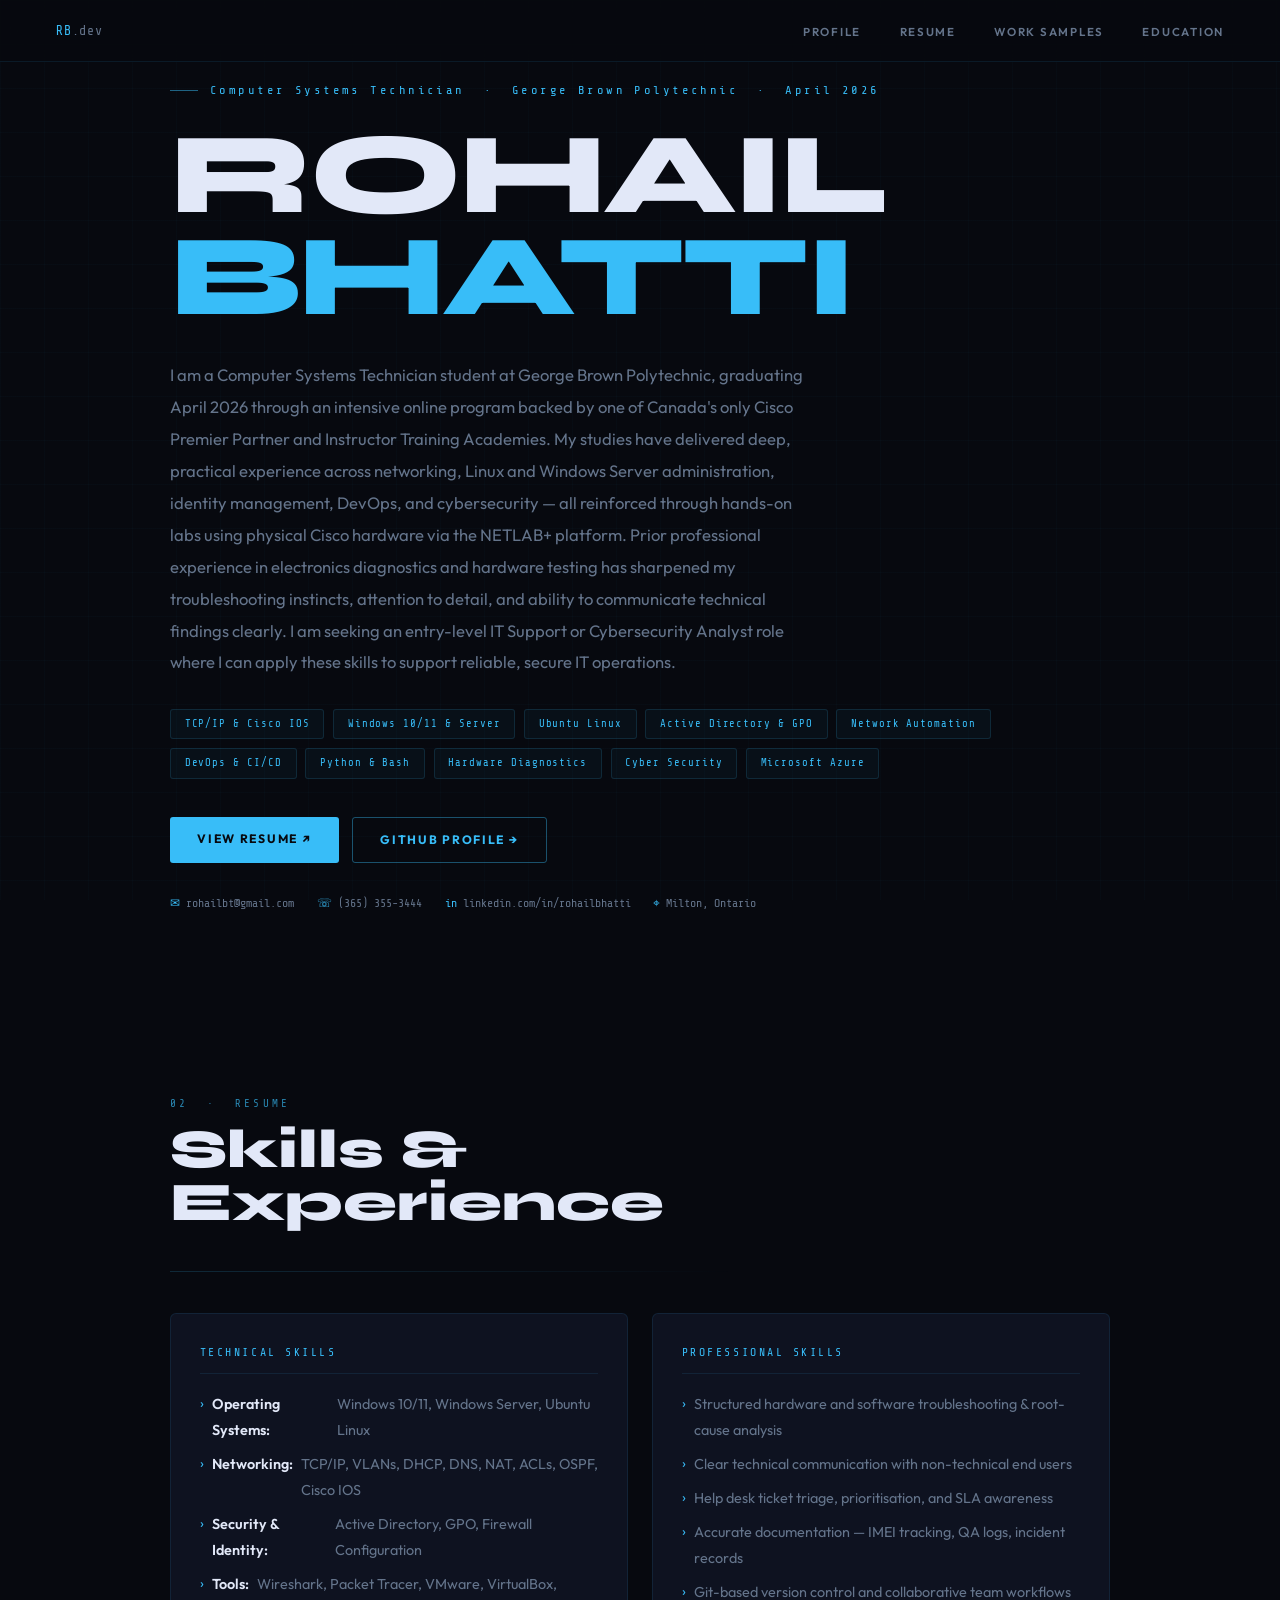
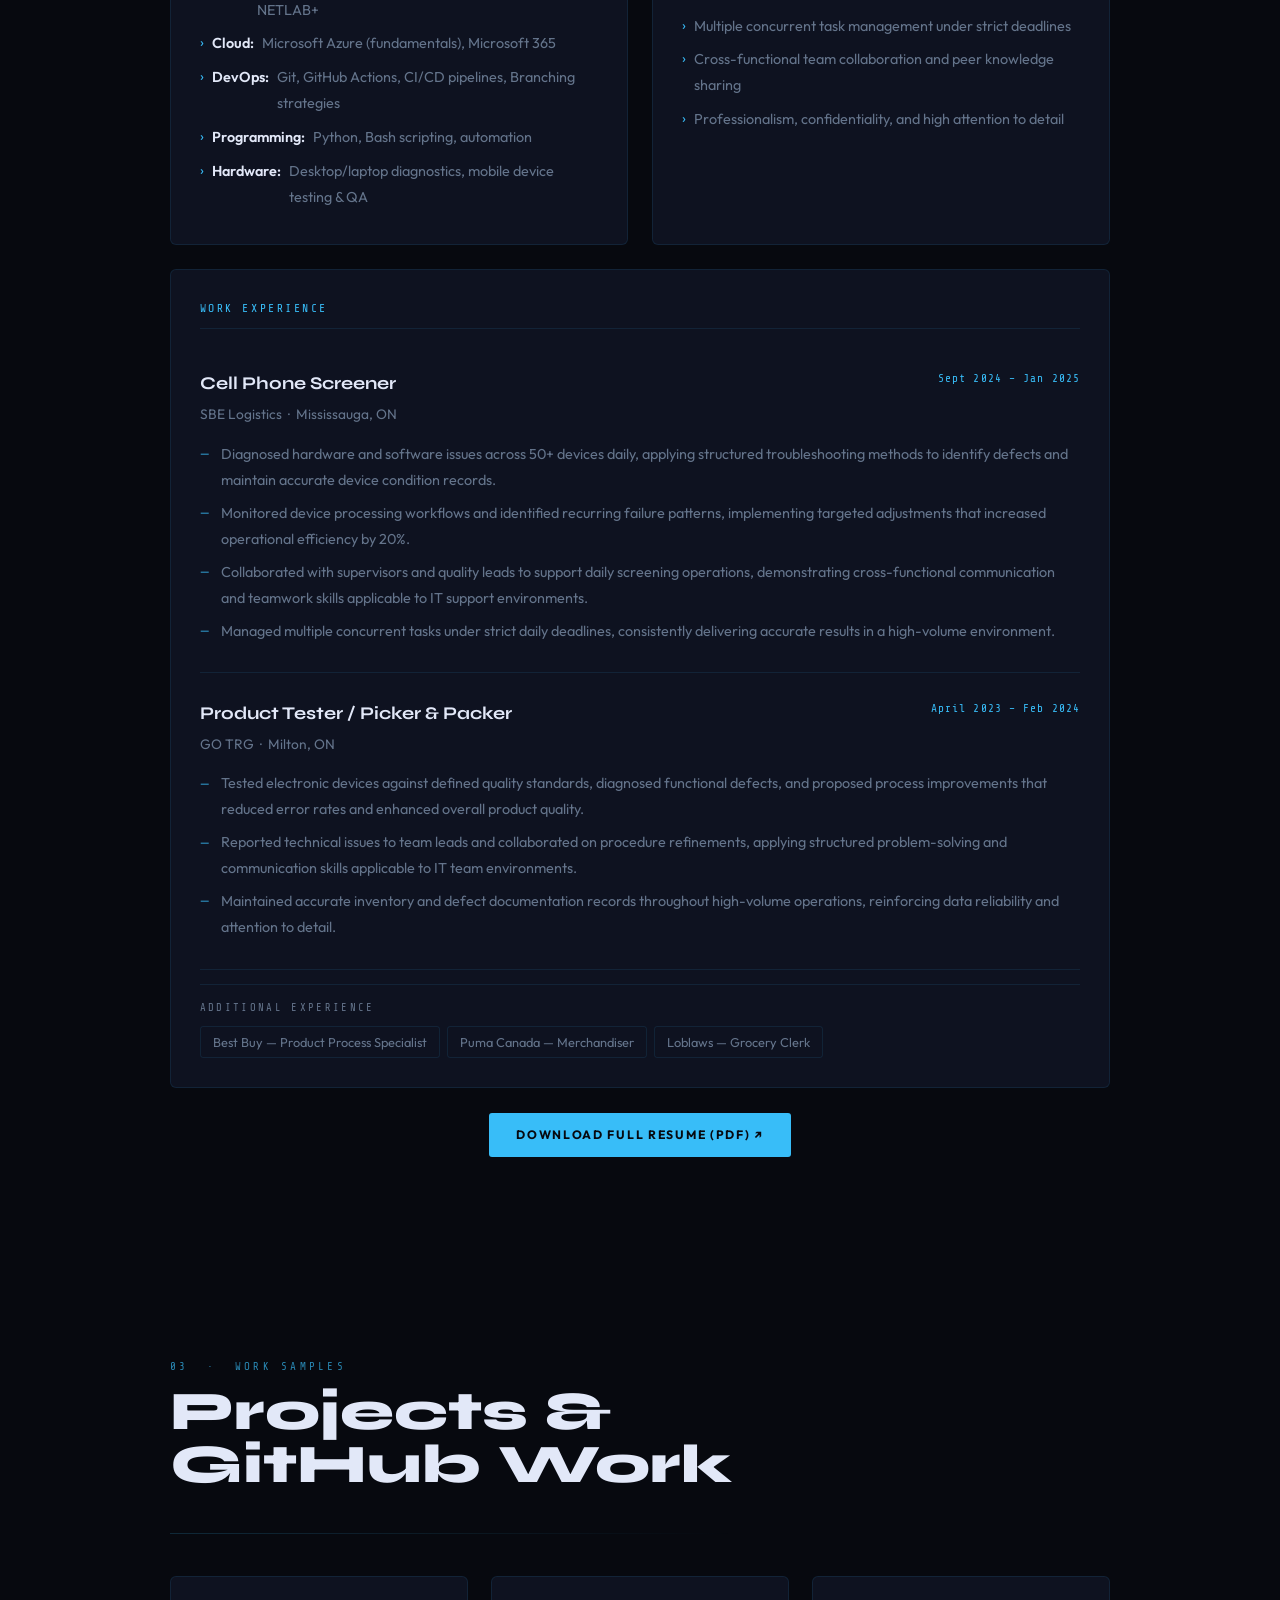
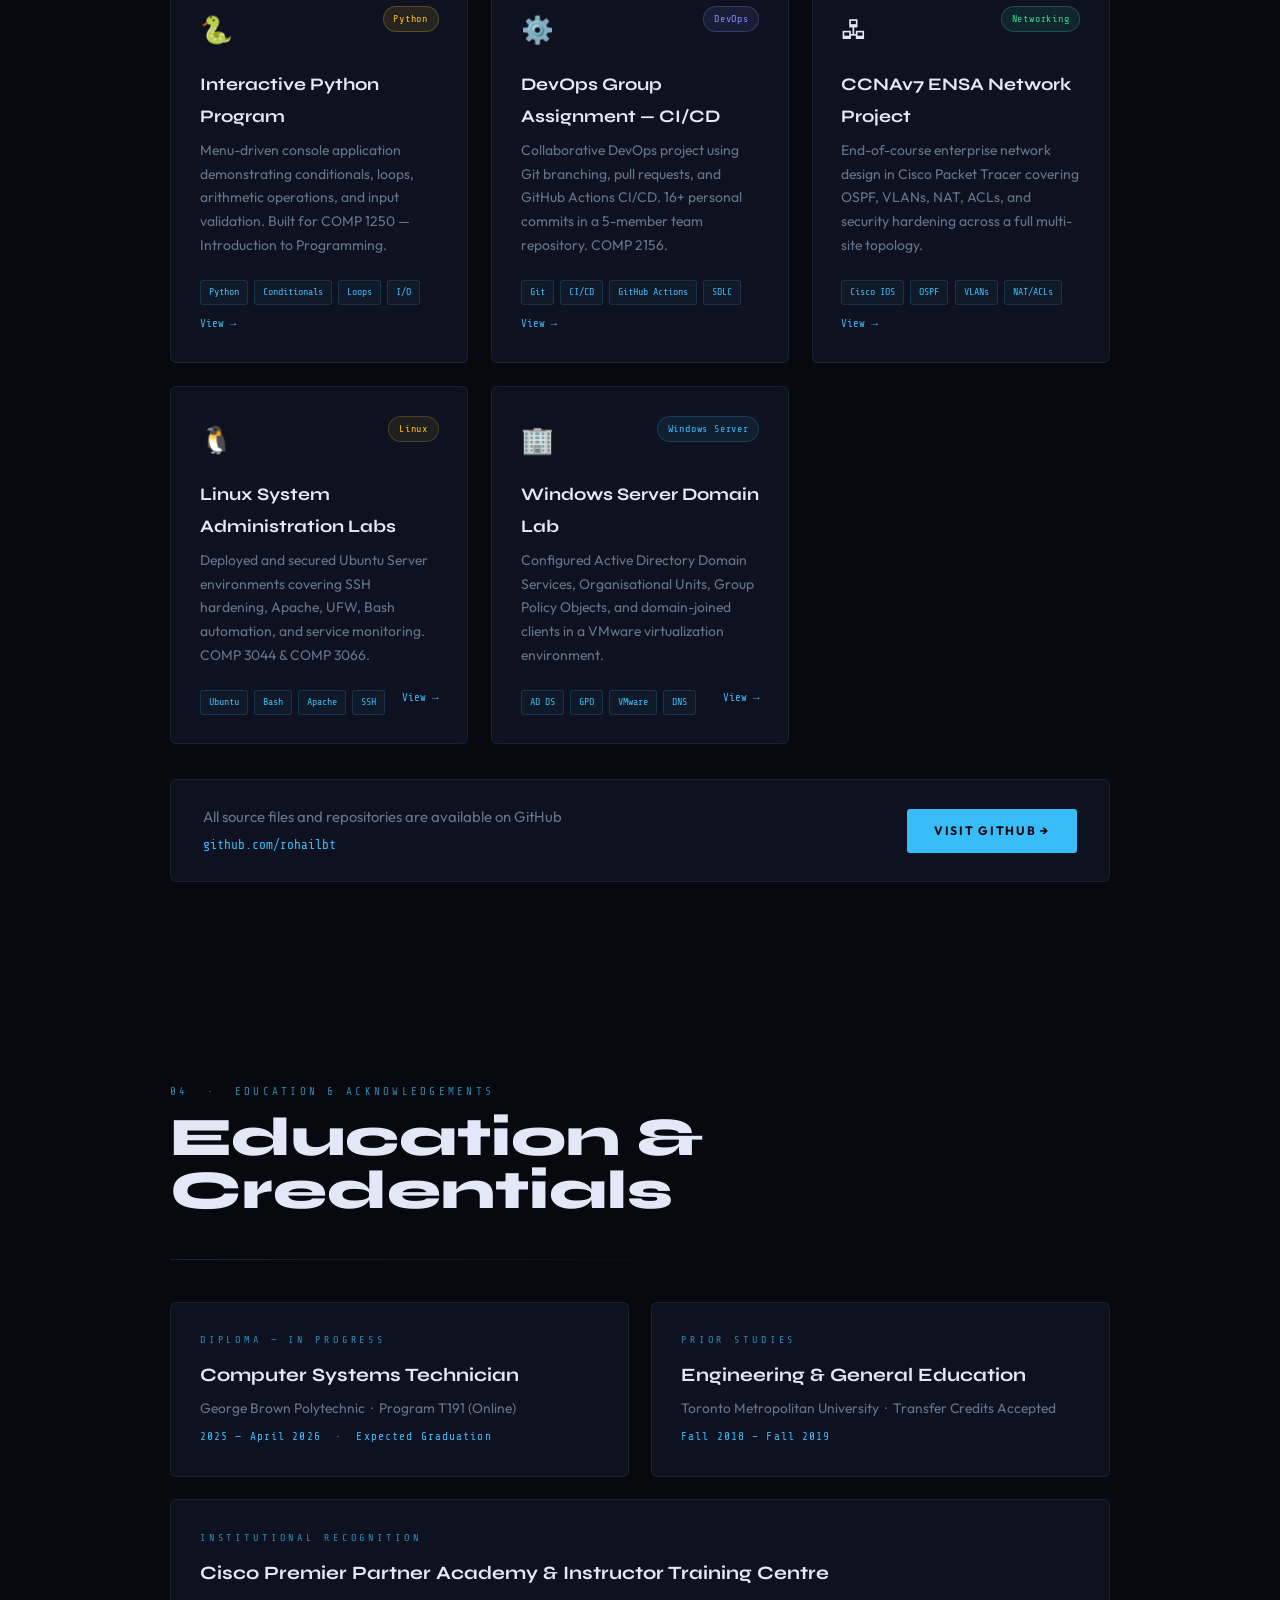
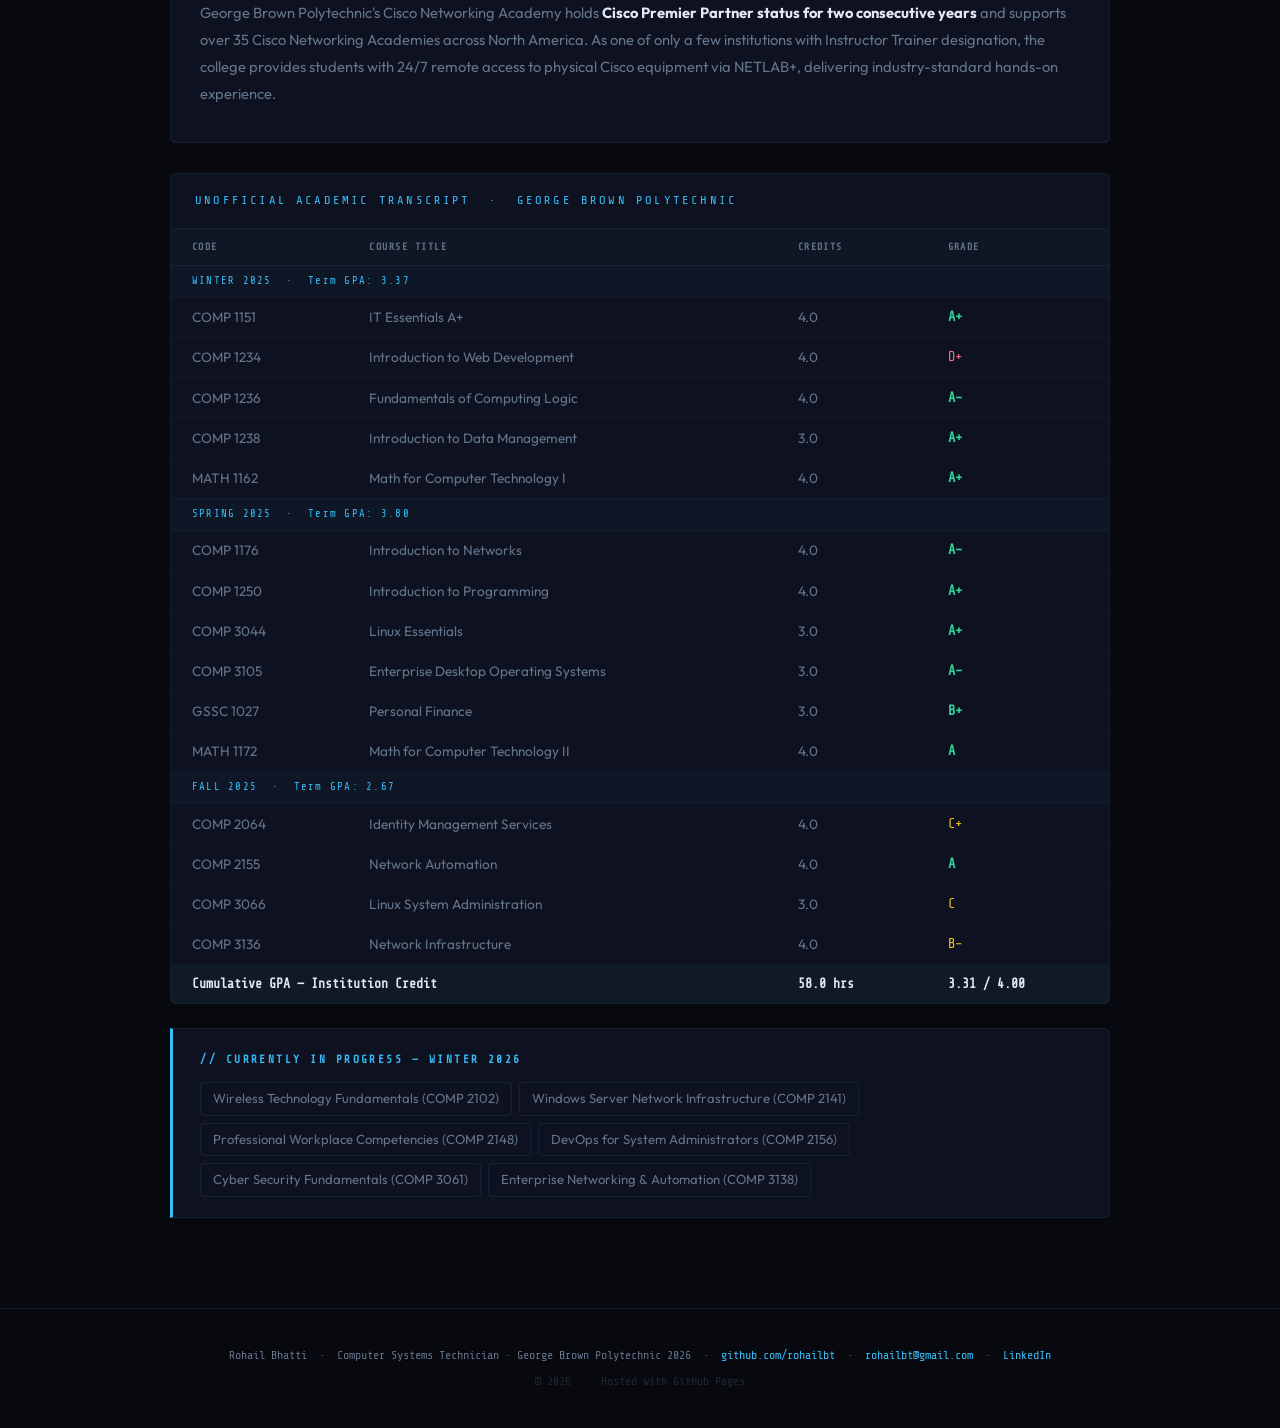
<file: index.html>
<!DOCTYPE html>
<html lang="en">
<head>
  <meta charset="UTF-8" />
  <meta name="viewport" content="width=device-width, initial-scale=1.0" />
  <title>Rohail Bhatti | Computer Systems Technician</title>
  <link rel="stylesheet" href="style.css" />
  <style>
    /* ── HERO ─────────────────────────────── */
    #profile {
      min-height: 100vh; position: relative; z-index: 1;
      display: flex; flex-direction: column; justify-content: center;
      max-width: 1020px; margin: 0 auto; padding: 80px 2.5rem 70px;
    }
    .hero-kicker {
      font-family: var(--mono); font-size: .76rem; color: var(--accent);
      letter-spacing: .2em; margin-bottom: 1.4rem;
      display: flex; align-items: center; gap: .75rem;
    }
    .hero-kicker::before { content:''; display:block; width:28px; height:1px; background:var(--accent); opacity:.5; }
    .hero-name {
      font-family: var(--display);
      font-size: clamp(3.6rem, 9vw, 7.2rem);
      font-weight: 800; letter-spacing: -.025em; line-height: .88; margin-bottom: 2rem;
    }
    .hero-name .ln { color: var(--accent); display: block; }
    .hero-bio {
      font-size: 1.04rem; color: var(--muted);
      max-width: 640px; line-height: 1.92; margin-bottom: 1.9rem;
    }
    .chip-row { display: flex; flex-wrap: wrap; gap: .55rem; margin-bottom: 2.4rem; }
    .chip {
      font-family: var(--mono); font-size: .66rem; padding: .3rem .85rem;
      border: 1px solid rgba(56,189,248,.14); color: var(--accent);
      letter-spacing: .09em; border-radius: 3px; background: rgba(56,189,248,.04);
      transition: all .2s;
    }
    .chip:hover { background: rgba(56,189,248,.1); border-color: rgba(56,189,248,.32); }
    .btn-row { display: flex; gap: .85rem; flex-wrap: wrap; }
    .contact-strip {
      display: flex; flex-wrap: wrap; gap: 1.4rem; margin-top: 1.9rem;
      font-family: var(--mono); font-size: .73rem; color: var(--muted);
    }
    .contact-strip a { color: var(--muted); text-decoration: none; transition: color .2s; display: flex; align-items: center; gap: .4rem; }
    .contact-strip a:hover { color: var(--accent); }
    .ico { color: var(--accent); font-style: normal; }

    /* ── SKILLS ───────────────────────────── */
    .two-col { display: grid; grid-template-columns: 1fr 1fr; gap: 1.5rem; }
    .skill-list { list-style: none; }
    .skill-list li { display:flex; align-items:flex-start; gap:.5rem; padding:.25rem 0; font-size:.9rem; color:var(--muted); }
    .skill-list li::before { content:'›'; color:var(--accent); font-size:.9rem; line-height:1.6; flex-shrink:0; }
    .skill-list li strong { color:var(--text); font-weight:600; }

    /* ── EXPERIENCE ───────────────────────── */
    .exp-block { padding:1.5rem 0; border-bottom:1px solid var(--border); }
    .exp-block:first-child { padding-top:0; }
    .exp-block:last-child { border-bottom:none; padding-bottom:0; }
    .exp-meta { display:flex; justify-content:space-between; align-items:flex-start; flex-wrap:wrap; gap:.4rem; margin-bottom:.15rem; }
    .exp-role { font-family:var(--display); font-size:1.12rem; font-weight:700; color:var(--text); }
    .exp-date { font-family:var(--mono); font-size:.7rem; color:var(--accent); letter-spacing:.1em; margin-top:.1rem; }
    .exp-org { color:var(--muted); font-size:.86rem; margin-bottom:.72rem; }
    .exp-list { list-style:none; }
    .exp-list li { position:relative; padding:.22rem 0 .22rem 1.3rem; font-size:.9rem; color:var(--muted); }
    .exp-list li::before { content:'—'; position:absolute; left:0; top:.3rem; color:var(--accent); font-size:.7rem; }
    .add-exp { margin-top:.9rem; padding-top:.9rem; border-top:1px solid var(--border); }
    .add-label { font-family:var(--mono); font-size:.66rem; letter-spacing:.22em; color:var(--muted); text-transform:uppercase; margin-bottom:.5rem; }
    .add-items { display:flex; flex-wrap:wrap; gap:.45rem; }
    .add-chip { font-size:.8rem; color:var(--muted); padding:.2rem .75rem; border:1px solid var(--border); border-radius:3px; }

    /* ── PROJECTS ─────────────────────────── */
    .proj-grid { display:grid; grid-template-columns:repeat(auto-fit,minmax(290px,1fr)); gap:1.4rem; }
    .proj-card {
      display:flex; flex-direction:column;
      background:var(--bg2); border:1px solid var(--border);
      border-radius:6px; padding:1.8rem;
      text-decoration:none; color:inherit; transition:all .3s;
    }
    .proj-card:hover { border-color:rgba(56,189,248,.38); transform:translateY(-6px); box-shadow:0 18px 48px rgba(56,189,248,.09); }
    .proj-top { display:flex; justify-content:space-between; align-items:flex-start; margin-bottom:1rem; }
    .proj-icon { font-size:1.65rem; }
    .proj-badge { font-family:var(--mono); font-size:.63rem; padding:.2rem .6rem; border-radius:20px; letter-spacing:.08em; }
    .badge-py  { background:rgba(251,191,36,.1);  color:var(--gold);   border:1px solid rgba(251,191,36,.25); }
    .badge-dev { background:rgba(129,140,248,.1); color:var(--accent2); border:1px solid rgba(129,140,248,.25); }
    .badge-net { background:rgba(52,211,153,.1);  color:var(--green);  border:1px solid rgba(52,211,153,.25); }
    .badge-lin { background:rgba(251,191,36,.08); color:var(--gold);   border:1px solid rgba(251,191,36,.2); }
    .badge-win { background:rgba(56,189,248,.08); color:var(--accent); border:1px solid rgba(56,189,248,.2); }
    .proj-name { font-family:var(--display); font-size:1.1rem; font-weight:700; color:var(--text); margin-bottom:.4rem; }
    .proj-desc { font-size:.87rem; color:var(--muted); line-height:1.7; margin-bottom:.9rem; flex:1; }
    .proj-footer { display:flex; justify-content:space-between; align-items:center; flex-wrap:wrap; gap:.6rem; margin-top:auto; }

    /* ── EDUCATION ────────────────────────── */
    .edu-grid { display:grid; grid-template-columns:1fr 1fr; gap:1.4rem; }
    .edu-card { background:var(--bg2); border:1px solid var(--border); border-radius:6px; padding:1.8rem; }
    .edu-label { font-family:var(--mono); font-size:.64rem; letter-spacing:.28em; text-transform:uppercase; color:var(--accent); opacity:.7; margin-bottom:.6rem; }
    .edu-title { font-family:var(--display); font-size:1.18rem; font-weight:700; color:var(--text); margin-bottom:.18rem; }
    .edu-inst { color:var(--muted); font-size:.86rem; margin-bottom:.35rem; }
    .edu-date { font-family:var(--mono); font-size:.7rem; color:var(--accent); letter-spacing:.1em; }

    .transcript-wrap { margin-top:1.9rem; background:var(--bg2); border:1px solid var(--border); border-radius:6px; overflow:hidden; }
    .transcript-header { padding:1rem 1.5rem; border-bottom:1px solid var(--border); font-family:var(--mono); font-size:.76rem; letter-spacing:.18em; text-transform:uppercase; color:var(--accent); }
    table { width:100%; border-collapse:collapse; }
    th { font-family:var(--mono); font-size:.62rem; letter-spacing:.15em; text-transform:uppercase; color:var(--muted); text-align:left; padding:.55rem 1.3rem; border-bottom:1px solid var(--border); background:rgba(56,189,248,.025); }
    td { padding:.46rem 1.3rem; font-size:.85rem; color:var(--muted); border-bottom:1px solid rgba(56,189,248,.04); }
    tr:last-child td { border-bottom:none; }
    td.g-hi  { color:var(--green); font-family:var(--mono); font-weight:600; }
    td.g-mid { color:var(--gold);  font-family:var(--mono); }
    td.g-lo  { color:var(--red);   font-family:var(--mono); }
    tr.t-row td { background:rgba(56,189,248,.028); font-family:var(--mono); font-size:.66rem; color:var(--accent); letter-spacing:.12em; padding:.38rem 1.3rem; }
    tr.gpa-row td { font-weight:700; color:var(--text); font-family:var(--mono); font-size:.82rem; background:rgba(52,211,153,.04); }
    .cur-courses { margin-top:1.5rem; background:var(--bg2); border:1px solid var(--border); border-left:3px solid var(--accent); border-radius:0 6px 6px 0; padding:1.3rem 1.7rem; }
    .cur-courses h4 { font-family:var(--mono); font-size:.7rem; letter-spacing:.22em; text-transform:uppercase; color:var(--accent); margin-bottom:.75rem; }
    .cpills { display:flex; flex-wrap:wrap; gap:.45rem; }
    .cpill { font-size:.82rem; padding:.24rem .75rem; border:1px solid var(--border); border-radius:3px; color:var(--muted); }

    /* hero animations */
    #profile .hero-kicker,#profile .hero-name,#profile .hero-bio,
    #profile .chip-row,#profile .btn-row,#profile .contact-strip { animation:fu .75s ease both; }
    #profile .hero-name    { animation-delay:.10s; }
    #profile .hero-bio     { animation-delay:.24s; }
    #profile .chip-row     { animation-delay:.38s; }
    #profile .btn-row      { animation-delay:.52s; }
    #profile .contact-strip{ animation-delay:.64s; }
    @keyframes fu { from{opacity:0;transform:translateY(24px)} to{opacity:1;transform:translateY(0)} }

    @media(max-width:700px){
      .two-col,.edu-grid{grid-template-columns:1fr}
      th,td{padding-left:.8rem;padding-right:.8rem}
    }
  </style>
</head>
<body>

  <!-- ══ NAVIGATION — Rubric Criterion 5 ══ -->
  <nav>
    <a href="index.html" class="nav-logo">RB<span>.dev</span></a>
    <ul class="nav-links">
      <li><a href="#profile">Profile</a></li>
      <li><a href="#skills">Resume</a></li>
      <li><a href="#work">Work Samples</a></li>
      <li><a href="#education">Education</a></li>
    </ul>
  </nav>


  <!-- ══ SECTION 1 — PROFILE ══ -->
  <section id="profile">
    <p class="hero-kicker">Computer Systems Technician &nbsp;·&nbsp; George Brown Polytechnic &nbsp;·&nbsp; April 2026</p>
    <h1 class="hero-name">ROHAIL<span class="ln">BHATTI</span></h1>
    <p class="hero-bio">
      I am a Computer Systems Technician student at George Brown Polytechnic, graduating
      April 2026 through an intensive online program backed by one of Canada's only
      Cisco Premier Partner and Instructor Training Academies. My studies have delivered
      deep, practical experience across networking, Linux and Windows Server administration,
      identity management, DevOps, and cybersecurity — all reinforced through hands-on labs
      using physical Cisco hardware via the NETLAB+ platform. Prior professional experience
      in electronics diagnostics and hardware testing has sharpened my troubleshooting
      instincts, attention to detail, and ability to communicate technical findings clearly.
      I am seeking an entry-level IT Support or Cybersecurity Analyst role where I can apply
      these skills to support reliable, secure IT operations.
    </p>
    <div class="chip-row">
      <span class="chip">TCP/IP &amp; Cisco IOS</span>
      <span class="chip">Windows 10/11 &amp; Server</span>
      <span class="chip">Ubuntu Linux</span>
      <span class="chip">Active Directory &amp; GPO</span>
      <span class="chip">Network Automation</span>
      <span class="chip">DevOps &amp; CI/CD</span>
      <span class="chip">Python &amp; Bash</span>
      <span class="chip">Hardware Diagnostics</span>
      <span class="chip">Cyber Security</span>
      <span class="chip">Microsoft Azure</span>
    </div>
    <div class="btn-row">
      <a href="Resume.pdf" target="_blank" class="btn">View Resume ↗</a>
      <a href="https://github.com/rohailbt" target="_blank" class="btn btn-ghost">GitHub Profile →</a>
    </div>
    <div class="contact-strip">
      <a href="mailto:rohailbt@gmail.com"><i class="ico">✉</i> rohailbt@gmail.com</a>
      <a href="tel:3653553444"><i class="ico">☏</i> (365) 355-3444</a>
      <a href="https://linkedin.com/in/rohailbhatti" target="_blank"><i class="ico">in</i> linkedin.com/in/rohailbhatti</a>
      <span><i class="ico">⌖</i> Milton, Ontario</span>
    </div>
  </section>


  <!-- ══ SECTION 2 — RESUME / SKILLS ══ -->
  <div class="page-wrap" id="skills">
    <p class="eyebrow">02 &nbsp;·&nbsp; Resume</p>
    <h2 class="s-heading">Skills &amp;<br>Experience</h2>
    <div class="rule"></div>

    <div class="two-col reveal">
      <div class="card">
        <p class="card-title">Technical Skills</p>
        <ul class="skill-list">
          <li><strong>Operating Systems:</strong> Windows 10/11, Windows Server, Ubuntu Linux</li>
          <li><strong>Networking:</strong> TCP/IP, VLANs, DHCP, DNS, NAT, ACLs, OSPF, Cisco IOS</li>
          <li><strong>Security &amp; Identity:</strong> Active Directory, GPO, Firewall Configuration</li>
          <li><strong>Tools:</strong> Wireshark, Packet Tracer, VMware, VirtualBox, NETLAB+</li>
          <li><strong>Cloud:</strong> Microsoft Azure (fundamentals), Microsoft 365</li>
          <li><strong>DevOps:</strong> Git, GitHub Actions, CI/CD pipelines, Branching strategies</li>
          <li><strong>Programming:</strong> Python, Bash scripting, automation</li>
          <li><strong>Hardware:</strong> Desktop/laptop diagnostics, mobile device testing &amp; QA</li>
        </ul>
      </div>
      <div class="card d1">
        <p class="card-title">Professional Skills</p>
        <ul class="skill-list">
          <li>Structured hardware and software troubleshooting &amp; root-cause analysis</li>
          <li>Clear technical communication with non-technical end users</li>
          <li>Help desk ticket triage, prioritisation, and SLA awareness</li>
          <li>Accurate documentation — IMEI tracking, QA logs, incident records</li>
          <li>Git-based version control and collaborative team workflows</li>
          <li>Multiple concurrent task management under strict deadlines</li>
          <li>Cross-functional team collaboration and peer knowledge sharing</li>
          <li>Professionalism, confidentiality, and high attention to detail</li>
        </ul>
      </div>
    </div>

    <div class="card reveal d2" style="margin-top:1.5rem;">
      <p class="card-title">Work Experience</p>

      <div class="exp-block">
        <div class="exp-meta">
          <span class="exp-role">Cell Phone Screener</span>
          <span class="exp-date">Sept 2024 – Jan 2025</span>
        </div>
        <p class="exp-org">SBE Logistics &nbsp;·&nbsp; Mississauga, ON</p>
        <ul class="exp-list">
          <li>Diagnosed hardware and software issues across 50+ devices daily, applying structured troubleshooting methods to identify defects and maintain accurate device condition records.</li>
          <li>Monitored device processing workflows and identified recurring failure patterns, implementing targeted adjustments that increased operational efficiency by 20%.</li>
          <li>Collaborated with supervisors and quality leads to support daily screening operations, demonstrating cross-functional communication and teamwork skills applicable to IT support environments.</li>
          <li>Managed multiple concurrent tasks under strict daily deadlines, consistently delivering accurate results in a high-volume environment.</li>
        </ul>
      </div>

      <div class="exp-block">
        <div class="exp-meta">
          <span class="exp-role">Product Tester / Picker &amp; Packer</span>
          <span class="exp-date">April 2023 – Feb 2024</span>
        </div>
        <p class="exp-org">GO TRG &nbsp;·&nbsp; Milton, ON</p>
        <ul class="exp-list">
          <li>Tested electronic devices against defined quality standards, diagnosed functional defects, and proposed process improvements that reduced error rates and enhanced overall product quality.</li>
          <li>Reported technical issues to team leads and collaborated on procedure refinements, applying structured problem-solving and communication skills applicable to IT team environments.</li>
          <li>Maintained accurate inventory and defect documentation records throughout high-volume operations, reinforcing data reliability and attention to detail.</li>
        </ul>
      </div>

      <div class="add-exp">
        <p class="add-label">Additional Experience</p>
        <div class="add-items">
          <span class="add-chip">Best Buy — Product Process Specialist</span>
          <span class="add-chip">Puma Canada — Merchandiser</span>
          <span class="add-chip">Loblaws — Grocery Clerk</span>
        </div>
      </div>
    </div>

    <div style="margin-top:1.6rem; text-align:center;">
      <a href="Resume.pdf" target="_blank" class="btn">Download Full Resume (PDF) ↗</a>
    </div>
  </div>


  <!-- ══ SECTION 3 — WORK SAMPLES ══ -->
  <div class="page-wrap" id="work">
    <p class="eyebrow">03 &nbsp;·&nbsp; Work Samples</p>
    <h2 class="s-heading">Projects &amp;<br>GitHub Work</h2>
    <div class="rule"></div>

    <div class="proj-grid">

      <a href="python-project.html" class="proj-card reveal">
        <div class="proj-top">
          <div class="proj-icon">🐍</div>
          <span class="proj-badge badge-py">Python</span>
        </div>
        <p class="proj-name">Interactive Python Program</p>
        <p class="proj-desc">Menu-driven console application demonstrating conditionals, loops, arithmetic operations, and input validation. Built for COMP 1250 — Introduction to Programming.</p>
        <div class="proj-footer">
          <div class="tag-row"><span class="ptag">Python</span><span class="ptag">Conditionals</span><span class="ptag">Loops</span><span class="ptag">I/O</span></div>
          <span style="font-family:var(--mono);font-size:.68rem;color:var(--accent);">View →</span>
        </div>
      </a>

      <a href="devops-project.html" class="proj-card reveal d1">
        <div class="proj-top">
          <div class="proj-icon">⚙️</div>
          <span class="proj-badge badge-dev">DevOps</span>
        </div>
        <p class="proj-name">DevOps Group Assignment — CI/CD</p>
        <p class="proj-desc">Collaborative DevOps project using Git branching, pull requests, and GitHub Actions CI/CD. 16+ personal commits in a 5-member team repository. COMP 2156.</p>
        <div class="proj-footer">
          <div class="tag-row"><span class="ptag">Git</span><span class="ptag">CI/CD</span><span class="ptag">GitHub Actions</span><span class="ptag">SDLC</span></div>
          <span style="font-family:var(--mono);font-size:.68rem;color:var(--accent);">View →</span>
        </div>
      </a>

      <a href="ccna-project.html" class="proj-card reveal d2">
        <div class="proj-top">
          <div class="proj-icon">🖧</div>
          <span class="proj-badge badge-net">Networking</span>
        </div>
        <p class="proj-name">CCNAv7 ENSA Network Project</p>
        <p class="proj-desc">End-of-course enterprise network design in Cisco Packet Tracer covering OSPF, VLANs, NAT, ACLs, and security hardening across a full multi-site topology.</p>
        <div class="proj-footer">
          <div class="tag-row"><span class="ptag">Cisco IOS</span><span class="ptag">OSPF</span><span class="ptag">VLANs</span><span class="ptag">NAT/ACLs</span></div>
          <span style="font-family:var(--mono);font-size:.68rem;color:var(--accent);">View →</span>
        </div>
      </a>

      <a href="linux-project.html" class="proj-card reveal d3">
        <div class="proj-top">
          <div class="proj-icon">🐧</div>
          <span class="proj-badge badge-lin">Linux</span>
        </div>
        <p class="proj-name">Linux System Administration Labs</p>
        <p class="proj-desc">Deployed and secured Ubuntu Server environments covering SSH hardening, Apache, UFW, Bash automation, and service monitoring. COMP 3044 &amp; COMP 3066.</p>
        <div class="proj-footer">
          <div class="tag-row"><span class="ptag">Ubuntu</span><span class="ptag">Bash</span><span class="ptag">Apache</span><span class="ptag">SSH</span></div>
          <span style="font-family:var(--mono);font-size:.68rem;color:var(--accent);">View →</span>
        </div>
      </a>

      <a href="windows-project.html" class="proj-card reveal d4">
        <div class="proj-top">
          <div class="proj-icon">🏢</div>
          <span class="proj-badge badge-win">Windows Server</span>
        </div>
        <p class="proj-name">Windows Server Domain Lab</p>
        <p class="proj-desc">Configured Active Directory Domain Services, Organisational Units, Group Policy Objects, and domain-joined clients in a VMware virtualization environment.</p>
        <div class="proj-footer">
          <div class="tag-row"><span class="ptag">AD DS</span><span class="ptag">GPO</span><span class="ptag">VMware</span><span class="ptag">DNS</span></div>
          <span style="font-family:var(--mono);font-size:.68rem;color:var(--accent);">View →</span>
        </div>
      </a>

    </div>

    <div style="margin-top:2.2rem;background:var(--bg2);border:1px solid var(--border);border-radius:6px;padding:1.5rem 2rem;display:flex;align-items:center;justify-content:space-between;flex-wrap:wrap;gap:1rem;" class="reveal">
      <div>
        <p style="color:var(--muted);font-size:.93rem;">All source files and repositories are available on GitHub</p>
        <code style="display:block;font-family:var(--mono);font-size:.8rem;color:var(--accent);margin-top:.2rem;">github.com/rohailbt</code>
      </div>
      <a href="https://github.com/rohailbt" target="_blank" class="btn">Visit GitHub →</a>
    </div>
  </div>


  <!-- ══ SECTION 4 — EDUCATION ══ -->
  <div class="page-wrap" id="education">
    <p class="eyebrow">04 &nbsp;·&nbsp; Education &amp; Acknowledgements</p>
    <h2 class="s-heading">Education &amp;<br>Credentials</h2>
    <div class="rule"></div>

    <div class="edu-grid">
      <div class="edu-card reveal">
        <p class="edu-label">Diploma — In Progress</p>
        <p class="edu-title">Computer Systems Technician</p>
        <p class="edu-inst">George Brown Polytechnic &nbsp;·&nbsp; Program T191 (Online)</p>
        <p class="edu-date">2025 — April 2026 &nbsp;·&nbsp; Expected Graduation</p>
      </div>
      <div class="edu-card reveal d1">
        <p class="edu-label">Prior Studies</p>
        <p class="edu-title">Engineering &amp; General Education</p>
        <p class="edu-inst">Toronto Metropolitan University &nbsp;·&nbsp; Transfer Credits Accepted</p>
        <p class="edu-date">Fall 2018 – Fall 2019</p>
      </div>
      <div class="edu-card reveal d2" style="grid-column:span 2;">
        <p class="edu-label">Institutional Recognition</p>
        <p class="edu-title">Cisco Premier Partner Academy &amp; Instructor Training Centre</p>
        <p class="edu-inst" style="margin-top:.5rem;font-size:.92rem;line-height:1.85;color:var(--muted);">
          George Brown Polytechnic's Cisco Networking Academy holds <strong style="color:var(--text)">Cisco Premier Partner status for two consecutive years</strong> and supports over 35 Cisco Networking Academies across North America. As one of only a few institutions with Instructor Trainer designation, the college provides students with 24/7 remote access to physical Cisco equipment via NETLAB+, delivering industry-standard hands-on experience.
        </p>
      </div>
    </div>

    <div class="transcript-wrap reveal d3">
      <div class="transcript-header">Unofficial Academic Transcript &nbsp;·&nbsp; George Brown Polytechnic</div>
      <table>
        <thead><tr><th>Code</th><th>Course Title</th><th>Credits</th><th>Grade</th></tr></thead>
        <tbody>
          <tr class="t-row"><td colspan="4">WINTER 2025 &nbsp;·&nbsp; Term GPA: 3.37</td></tr>
          <tr><td>COMP 1151</td><td>IT Essentials A+</td><td>4.0</td><td class="g-hi">A+</td></tr>
          <tr><td>COMP 1234</td><td>Introduction to Web Development</td><td>4.0</td><td class="g-lo">D+</td></tr>
          <tr><td>COMP 1236</td><td>Fundamentals of Computing Logic</td><td>4.0</td><td class="g-hi">A−</td></tr>
          <tr><td>COMP 1238</td><td>Introduction to Data Management</td><td>3.0</td><td class="g-hi">A+</td></tr>
          <tr><td>MATH 1162</td><td>Math for Computer Technology I</td><td>4.0</td><td class="g-hi">A+</td></tr>
          <tr class="t-row"><td colspan="4">SPRING 2025 &nbsp;·&nbsp; Term GPA: 3.80</td></tr>
          <tr><td>COMP 1176</td><td>Introduction to Networks</td><td>4.0</td><td class="g-hi">A−</td></tr>
          <tr><td>COMP 1250</td><td>Introduction to Programming</td><td>4.0</td><td class="g-hi">A+</td></tr>
          <tr><td>COMP 3044</td><td>Linux Essentials</td><td>3.0</td><td class="g-hi">A+</td></tr>
          <tr><td>COMP 3105</td><td>Enterprise Desktop Operating Systems</td><td>3.0</td><td class="g-hi">A−</td></tr>
          <tr><td>GSSC 1027</td><td>Personal Finance</td><td>3.0</td><td class="g-hi">B+</td></tr>
          <tr><td>MATH 1172</td><td>Math for Computer Technology II</td><td>4.0</td><td class="g-hi">A</td></tr>
          <tr class="t-row"><td colspan="4">FALL 2025 &nbsp;·&nbsp; Term GPA: 2.67</td></tr>
          <tr><td>COMP 2064</td><td>Identity Management Services</td><td>4.0</td><td class="g-mid">C+</td></tr>
          <tr><td>COMP 2155</td><td>Network Automation</td><td>4.0</td><td class="g-hi">A</td></tr>
          <tr><td>COMP 3066</td><td>Linux System Administration</td><td>3.0</td><td class="g-mid">C</td></tr>
          <tr><td>COMP 3136</td><td>Network Infrastructure</td><td>4.0</td><td class="g-mid">B−</td></tr>
          <tr class="gpa-row"><td colspan="2">Cumulative GPA — Institution Credit</td><td>58.0 hrs</td><td class="g-hi">3.31 / 4.00</td></tr>
        </tbody>
      </table>
    </div>

    <div class="cur-courses reveal d4">
      <h4>// Currently In Progress — Winter 2026</h4>
      <div class="cpills">
        <span class="cpill">Wireless Technology Fundamentals (COMP 2102)</span>
        <span class="cpill">Windows Server Network Infrastructure (COMP 2141)</span>
        <span class="cpill">Professional Workplace Competencies (COMP 2148)</span>
        <span class="cpill">DevOps for System Administrators (COMP 2156)</span>
        <span class="cpill">Cyber Security Fundamentals (COMP 3061)</span>
        <span class="cpill">Enterprise Networking &amp; Automation (COMP 3138)</span>
      </div>
    </div>
  </div>

  <footer>
    <p>Rohail Bhatti &nbsp;·&nbsp; Computer Systems Technician · George Brown Polytechnic 2026 &nbsp;·&nbsp;
      <a href="https://github.com/rohailbt" target="_blank">github.com/rohailbt</a> &nbsp;·&nbsp;
      <a href="mailto:rohailbt@gmail.com">rohailbt@gmail.com</a> &nbsp;·&nbsp;
      <a href="https://linkedin.com/in/rohailbhatti" target="_blank">LinkedIn</a></p>
    <p class="sub">© 2026 &nbsp;·&nbsp; Hosted with GitHub Pages</p>
  </footer>

  <script>
    const obs = new IntersectionObserver(entries => {
      entries.forEach(e => { if(e.isIntersecting){e.target.classList.add('visible');obs.unobserve(e.target);} });
    }, {threshold:0.1});
    document.querySelectorAll('.reveal').forEach(el => obs.observe(el));
  </script>
</body>
</html>
</file>
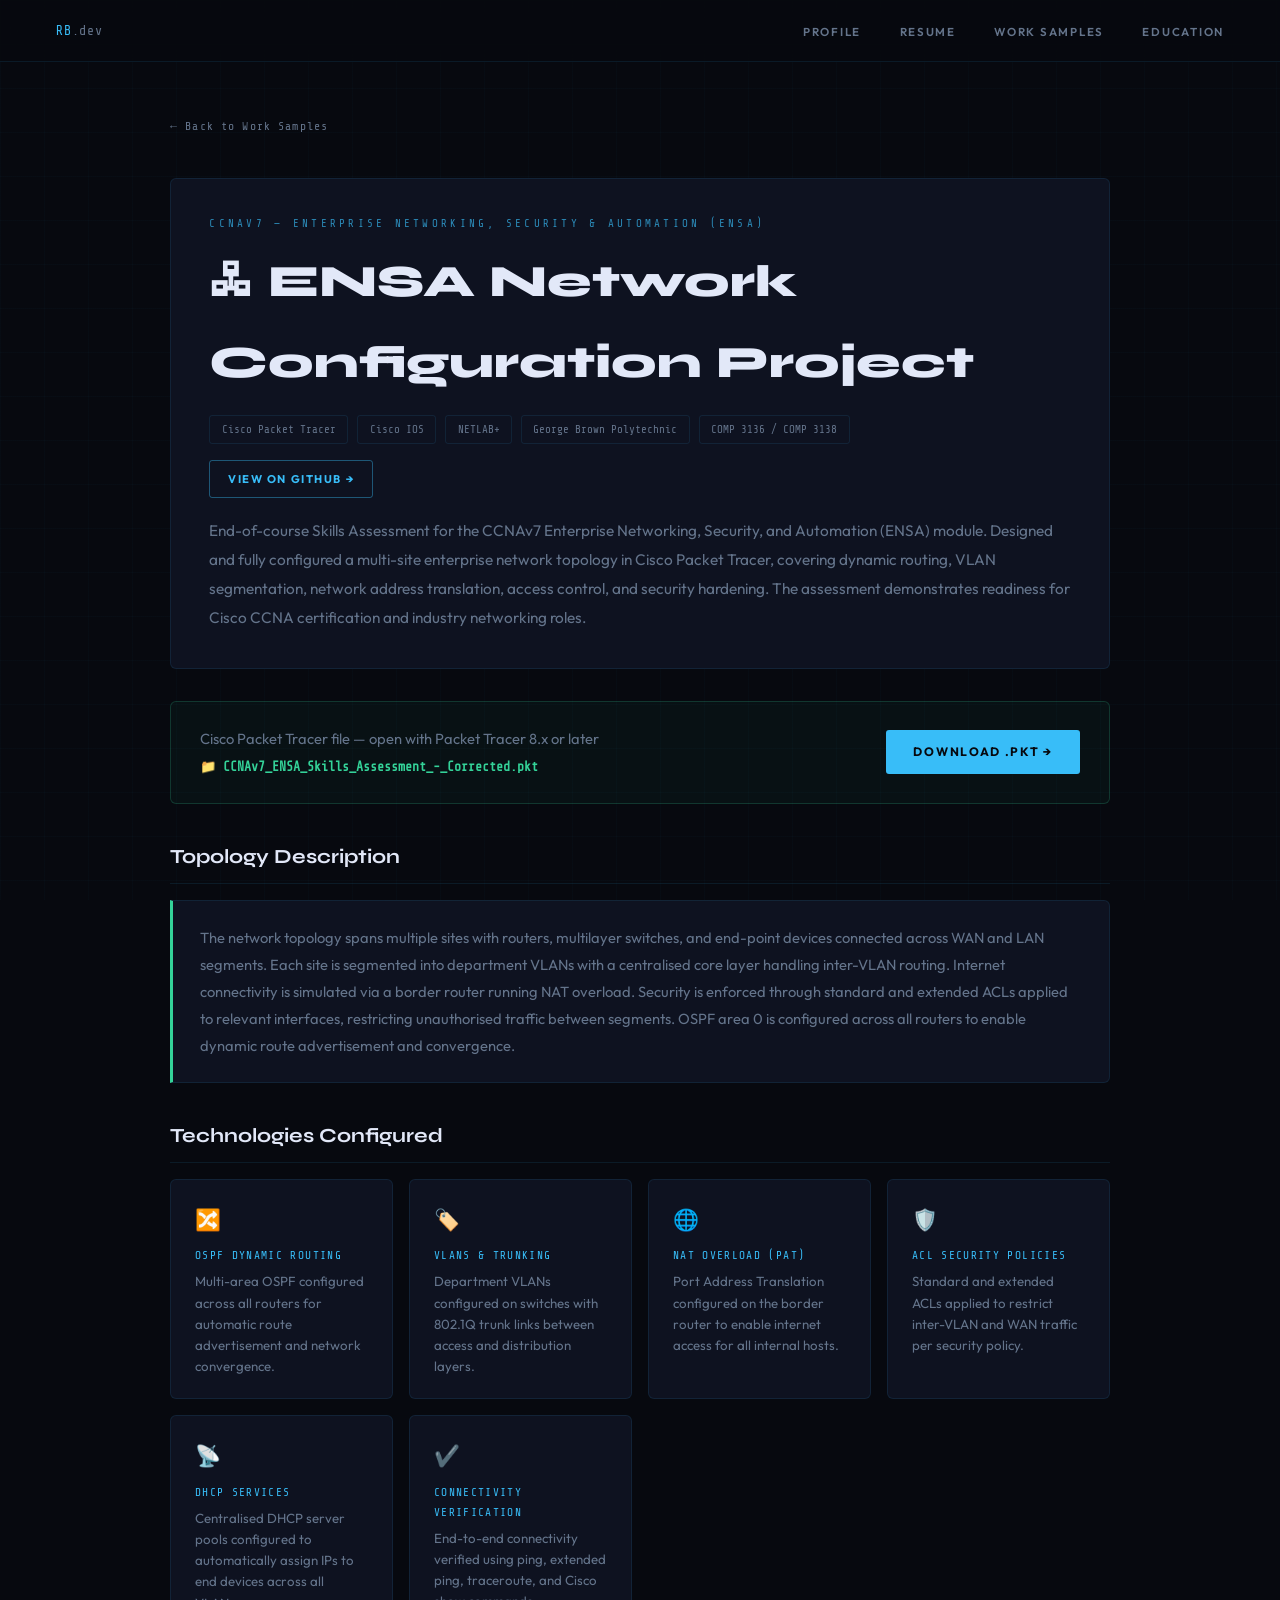
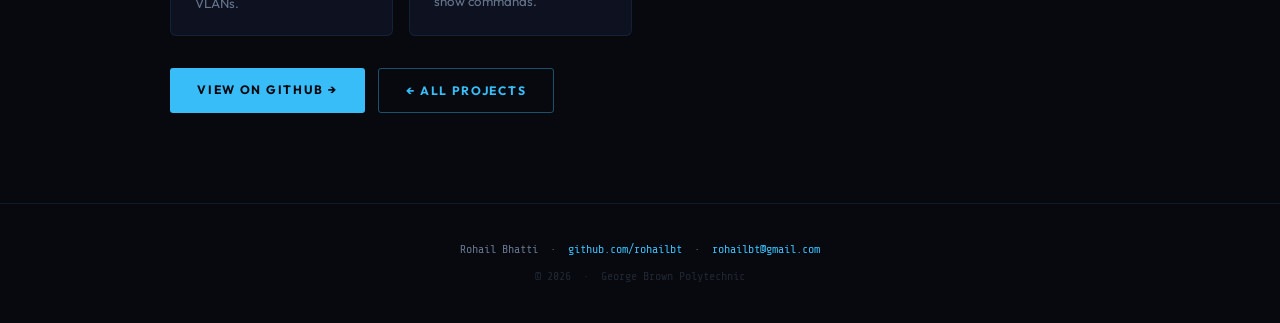
<file: ccna-project.html>
<!DOCTYPE html>
<html lang="en">
<head>
  <meta charset="UTF-8" />
  <meta name="viewport" content="width=device-width, initial-scale=1.0" />
  <title>CCNA Network Project | Rohail Bhatti</title>
  <link rel="stylesheet" href="style.css" />
  <style>
    .proj-hero { background:var(--bg2); border:1px solid var(--border); border-radius:6px; padding:2.2rem 2.4rem; margin-bottom:2rem; }
    .proj-hero-top { display:flex; align-items:flex-start; justify-content:space-between; flex-wrap:wrap; gap:1rem; margin-bottom:1.2rem; }
    .proj-title { font-family:var(--display); font-size:clamp(1.8rem,4vw,2.8rem); font-weight:800; color:var(--text); }
    .proj-meta { display:flex; flex-wrap:wrap; gap:.6rem; margin-top:.7rem; }
    .meta-chip { font-family:var(--mono); font-size:.68rem; padding:.25rem .7rem; border:1px solid var(--border); border-radius:3px; color:var(--muted); }
    .proj-desc-full { font-size:.96rem; color:var(--muted); line-height:1.88; }
    .section-sub { font-family:var(--display); font-size:1.25rem; font-weight:700; color:var(--text); margin:2.2rem 0 1rem; padding-bottom:.5rem; border-bottom:1px solid var(--border); }
    .config-grid { display:grid; grid-template-columns:repeat(auto-fit,minmax(210px,1fr)); gap:1rem; margin-bottom:1.8rem; }
    .config-card { background:var(--bg2); border:1px solid var(--border); border-radius:6px; padding:1.3rem 1.5rem; }
    .config-icon { font-size:1.3rem; margin-bottom:.5rem; }
    .config-name { font-family:var(--mono); font-size:.7rem; letter-spacing:.12em; text-transform:uppercase; color:var(--accent); margin-bottom:.3rem; }
    .config-desc { font-size:.83rem; color:var(--muted); line-height:1.6; }
    .download-box { background:rgba(52,211,153,.04); border:1px solid rgba(52,211,153,.2); border-radius:6px; padding:1.5rem 1.8rem; display:flex; align-items:center; justify-content:space-between; flex-wrap:wrap; gap:1rem; margin-bottom:1.5rem; }
    .download-box p { color:var(--muted); font-size:.92rem; }
    .download-box strong { color:var(--green); display:block; font-family:var(--mono); font-size:.82rem; margin-top:.2rem; }
    .topology-desc { background:var(--bg2); border:1px solid var(--border); border-left:3px solid var(--green); border-radius:0 6px 6px 0; padding:1.4rem 1.7rem; font-size:.92rem; color:var(--muted); line-height:1.85; }
    .btn-row { display:flex; gap:.85rem; flex-wrap:wrap; margin-top:2rem; }
  </style>
</head>
<body>
  <nav>
    <a href="index.html" class="nav-logo">RB<span>.dev</span></a>
    <ul class="nav-links">
      <li><a href="index.html#profile">Profile</a></li>
      <li><a href="index.html#skills">Resume</a></li>
      <li><a href="index.html#work">Work Samples</a></li>
      <li><a href="index.html#education">Education</a></li>
    </ul>
  </nav>

  <div class="page-wrap">
    <a href="index.html#work" class="back-link">← Back to Work Samples</a>

    <div class="proj-hero">
      <div class="proj-hero-top">
        <div>
          <p class="eyebrow">CCNAv7 — Enterprise Networking, Security &amp; Automation (ENSA)</p>
          <h1 class="proj-title">🖧 ENSA Network Configuration Project</h1>
          <div class="proj-meta">
            <span class="meta-chip">Cisco Packet Tracer</span>
            <span class="meta-chip">Cisco IOS</span>
            <span class="meta-chip">NETLAB+</span>
            <span class="meta-chip">George Brown Polytechnic</span>
            <span class="meta-chip">COMP 3136 / COMP 3138</span>
          </div>
        </div>
        <a href="https://github.com/rohailbt/rohailbt.github.io" target="_blank" class="btn btn-ghost btn-sm">View on GitHub →</a>
      </div>
      <p class="proj-desc-full">
        End-of-course Skills Assessment for the CCNAv7 Enterprise Networking, Security, and Automation (ENSA) module.
        Designed and fully configured a multi-site enterprise network topology in Cisco Packet Tracer, covering dynamic
        routing, VLAN segmentation, network address translation, access control, and security hardening. The assessment
        demonstrates readiness for Cisco CCNA certification and industry networking roles.
      </p>
    </div>

    <div class="download-box">
      <div>
        <p>Cisco Packet Tracer file — open with Packet Tracer 8.x or later</p>
        <strong>📁 CCNAv7_ENSA_Skills_Assessment_-_Corrected.pkt</strong>
      </div>
      <a href="https://github.com/rohailbt/rohailbt.github.io" target="_blank" class="btn">Download .pkt →</a>
    </div>

    <h2 class="section-sub">Topology Description</h2>
    <div class="topology-desc">
      The network topology spans multiple sites with routers, multilayer switches, and end-point devices connected
      across WAN and LAN segments. Each site is segmented into department VLANs with a centralised core layer handling
      inter-VLAN routing. Internet connectivity is simulated via a border router running NAT overload. Security is
      enforced through standard and extended ACLs applied to relevant interfaces, restricting unauthorised traffic
      between segments. OSPF area 0 is configured across all routers to enable dynamic route advertisement and
      convergence.
    </div>

    <h2 class="section-sub">Technologies Configured</h2>
    <div class="config-grid">
      <div class="config-card">
        <div class="config-icon">🔀</div>
        <p class="config-name">OSPF Dynamic Routing</p>
        <p class="config-desc">Multi-area OSPF configured across all routers for automatic route advertisement and network convergence.</p>
      </div>
      <div class="config-card">
        <div class="config-icon">🏷️</div>
        <p class="config-name">VLANs &amp; Trunking</p>
        <p class="config-desc">Department VLANs configured on switches with 802.1Q trunk links between access and distribution layers.</p>
      </div>
      <div class="config-card">
        <div class="config-icon">🌐</div>
        <p class="config-name">NAT Overload (PAT)</p>
        <p class="config-desc">Port Address Translation configured on the border router to enable internet access for all internal hosts.</p>
      </div>
      <div class="config-card">
        <div class="config-icon">🛡️</div>
        <p class="config-name">ACL Security Policies</p>
        <p class="config-desc">Standard and extended ACLs applied to restrict inter-VLAN and WAN traffic per security policy.</p>
      </div>
      <div class="config-card">
        <div class="config-icon">📡</div>
        <p class="config-name">DHCP Services</p>
        <p class="config-desc">Centralised DHCP server pools configured to automatically assign IPs to end devices across all VLANs.</p>
      </div>
      <div class="config-card">
        <div class="config-icon">✔️</div>
        <p class="config-name">Connectivity Verification</p>
        <p class="config-desc">End-to-end connectivity verified using ping, extended ping, traceroute, and Cisco show commands.</p>
      </div>
    </div>

    <div class="btn-row">
      <a href="https://github.com/rohailbt/rohailbt.github.io" target="_blank" class="btn">View on GitHub →</a>
      <a href="index.html#work" class="btn btn-ghost">← All Projects</a>
    </div>
  </div>

  <footer>
    <p>Rohail Bhatti &nbsp;·&nbsp; <a href="https://github.com/rohailbt" target="_blank">github.com/rohailbt</a> &nbsp;·&nbsp; <a href="mailto:rohailbt@gmail.com">rohailbt@gmail.com</a></p>
    <p class="sub">© 2026 &nbsp;·&nbsp; George Brown Polytechnic</p>
  </footer>
</body>
</html>
</file>
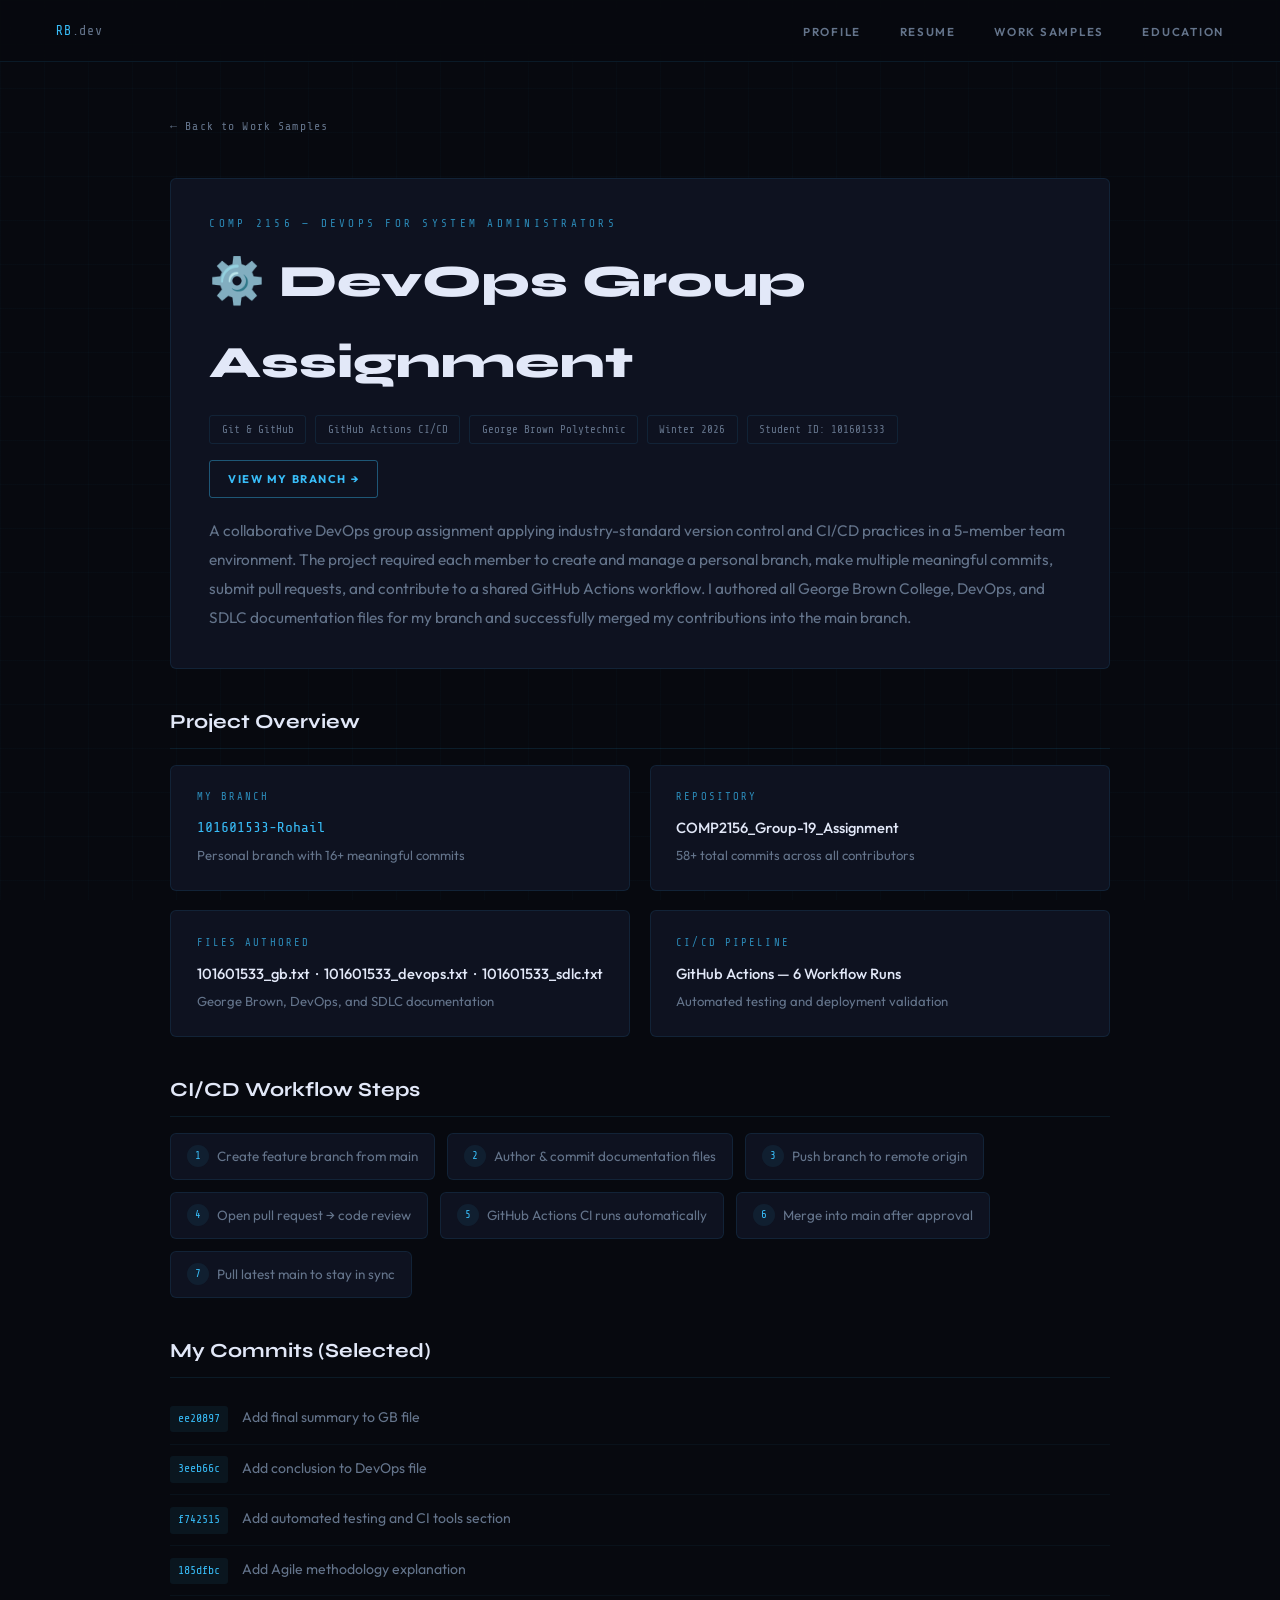
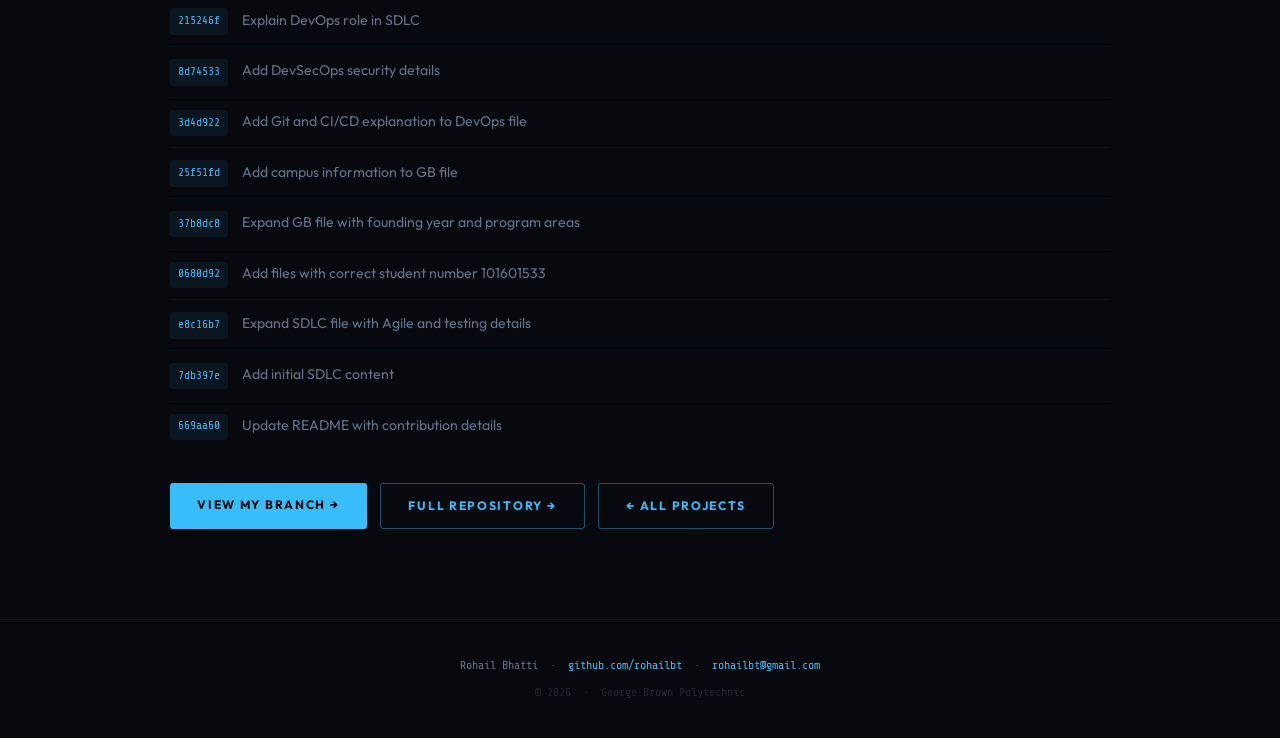
<file: devops-project.html>
<!DOCTYPE html>
<html lang="en">
<head>
  <meta charset="UTF-8" />
  <meta name="viewport" content="width=device-width, initial-scale=1.0" />
  <title>DevOps Project | Rohail Bhatti</title>
  <link rel="stylesheet" href="style.css" />
  <style>
    .proj-hero { background:var(--bg2); border:1px solid var(--border); border-radius:6px; padding:2.2rem 2.4rem; margin-bottom:2rem; }
    .proj-hero-top { display:flex; align-items:flex-start; justify-content:space-between; flex-wrap:wrap; gap:1rem; margin-bottom:1.2rem; }
    .proj-title { font-family:var(--display); font-size:clamp(1.8rem,4vw,2.8rem); font-weight:800; color:var(--text); }
    .proj-meta { display:flex; flex-wrap:wrap; gap:.6rem; margin-top:.7rem; }
    .meta-chip { font-family:var(--mono); font-size:.68rem; padding:.25rem .7rem; border:1px solid var(--border); border-radius:3px; color:var(--muted); }
    .proj-desc-full { font-size:.96rem; color:var(--muted); line-height:1.88; }
    .section-sub { font-family:var(--display); font-size:1.25rem; font-weight:700; color:var(--text); margin:2.2rem 0 1rem; padding-bottom:.5rem; border-bottom:1px solid var(--border); }
    .commit-list { list-style:none; }
    .commit-list li { display:flex; align-items:flex-start; gap:.9rem; padding:.7rem 0; border-bottom:1px solid rgba(56,189,248,.05); font-size:.88rem; color:var(--muted); }
    .commit-list li:last-child { border-bottom:none; }
    .commit-hash { font-family:var(--mono); font-size:.72rem; color:var(--accent); background:rgba(56,189,248,.07); padding:.18rem .5rem; border-radius:3px; flex-shrink:0; margin-top:.05rem; }
    .two-col { display:grid; grid-template-columns:1fr 1fr; gap:1.2rem; }
    .info-block { background:var(--bg2); border:1px solid var(--border); border-radius:6px; padding:1.4rem 1.6rem; }
    .info-label { font-family:var(--mono); font-size:.66rem; letter-spacing:.2em; text-transform:uppercase; color:var(--accent); opacity:.7; margin-bottom:.5rem; }
    .info-val { font-size:.92rem; color:var(--text); font-weight:500; }
    .info-sub { font-size:.82rem; color:var(--muted); margin-top:.15rem; }
    .pipeline-steps { display:flex; flex-wrap:wrap; gap:.75rem; margin-bottom:1.5rem; }
    .step { display:flex; align-items:center; gap:.5rem; background:var(--bg2); border:1px solid var(--border); border-radius:6px; padding:.65rem 1rem; font-size:.84rem; color:var(--muted); }
    .step-num { font-family:var(--mono); font-size:.68rem; color:var(--accent); background:rgba(56,189,248,.08); width:22px; height:22px; border-radius:50%; display:flex; align-items:center; justify-content:center; flex-shrink:0; }
    .btn-row { display:flex; gap:.85rem; flex-wrap:wrap; margin-top:2rem; }
    @media(max-width:700px){.two-col{grid-template-columns:1fr}}
  </style>
</head>
<body>
  <nav>
    <a href="index.html" class="nav-logo">RB<span>.dev</span></a>
    <ul class="nav-links">
      <li><a href="index.html#profile">Profile</a></li>
      <li><a href="index.html#skills">Resume</a></li>
      <li><a href="index.html#work">Work Samples</a></li>
      <li><a href="index.html#education">Education</a></li>
    </ul>
  </nav>

  <div class="page-wrap">
    <a href="index.html#work" class="back-link">← Back to Work Samples</a>

    <div class="proj-hero">
      <div class="proj-hero-top">
        <div>
          <p class="eyebrow">COMP 2156 — DevOps for System Administrators</p>
          <h1 class="proj-title">⚙️ DevOps Group Assignment</h1>
          <div class="proj-meta">
            <span class="meta-chip">Git &amp; GitHub</span>
            <span class="meta-chip">GitHub Actions CI/CD</span>
            <span class="meta-chip">George Brown Polytechnic</span>
            <span class="meta-chip">Winter 2026</span>
            <span class="meta-chip">Student ID: 101601533</span>
          </div>
        </div>
        <a href="https://github.com/mohamad97-dev/COMP2156_Group-19_Assignment/tree/101601533-Rohail" target="_blank" class="btn btn-ghost btn-sm">View My Branch →</a>
      </div>
      <p class="proj-desc-full">
        A collaborative DevOps group assignment applying industry-standard version control and CI/CD practices
        in a 5-member team environment. The project required each member to create and manage a personal branch,
        make multiple meaningful commits, submit pull requests, and contribute to a shared GitHub Actions
        workflow. I authored all George Brown College, DevOps, and SDLC documentation files for my branch
        and successfully merged my contributions into the main branch.
      </p>
    </div>

    <h2 class="section-sub">Project Overview</h2>
    <div class="two-col">
      <div class="info-block">
        <p class="info-label">My Branch</p>
        <p class="info-val" style="font-family:var(--mono);color:var(--accent);">101601533-Rohail</p>
        <p class="info-sub">Personal branch with 16+ meaningful commits</p>
      </div>
      <div class="info-block">
        <p class="info-label">Repository</p>
        <p class="info-val">COMP2156_Group-19_Assignment</p>
        <p class="info-sub">58+ total commits across all contributors</p>
      </div>
      <div class="info-block">
        <p class="info-label">Files Authored</p>
        <p class="info-val">101601533_gb.txt &nbsp;·&nbsp; 101601533_devops.txt &nbsp;·&nbsp; 101601533_sdlc.txt</p>
        <p class="info-sub">George Brown, DevOps, and SDLC documentation</p>
      </div>
      <div class="info-block">
        <p class="info-label">CI/CD Pipeline</p>
        <p class="info-val">GitHub Actions — 6 Workflow Runs</p>
        <p class="info-sub">Automated testing and deployment validation</p>
      </div>
    </div>

    <h2 class="section-sub">CI/CD Workflow Steps</h2>
    <div class="pipeline-steps">
      <div class="step"><span class="step-num">1</span>Create feature branch from main</div>
      <div class="step"><span class="step-num">2</span>Author &amp; commit documentation files</div>
      <div class="step"><span class="step-num">3</span>Push branch to remote origin</div>
      <div class="step"><span class="step-num">4</span>Open pull request → code review</div>
      <div class="step"><span class="step-num">5</span>GitHub Actions CI runs automatically</div>
      <div class="step"><span class="step-num">6</span>Merge into main after approval</div>
      <div class="step"><span class="step-num">7</span>Pull latest main to stay in sync</div>
    </div>

    <h2 class="section-sub">My Commits (Selected)</h2>
    <ul class="commit-list">
      <li><span class="commit-hash">ee20897</span>Add final summary to GB file</li>
      <li><span class="commit-hash">3eeb66c</span>Add conclusion to DevOps file</li>
      <li><span class="commit-hash">f742515</span>Add automated testing and CI tools section</li>
      <li><span class="commit-hash">185dfbc</span>Add Agile methodology explanation</li>
      <li><span class="commit-hash">215246f</span>Explain DevOps role in SDLC</li>
      <li><span class="commit-hash">8d74533</span>Add DevSecOps security details</li>
      <li><span class="commit-hash">3d4d922</span>Add Git and CI/CD explanation to DevOps file</li>
      <li><span class="commit-hash">25f51fd</span>Add campus information to GB file</li>
      <li><span class="commit-hash">37b8dc8</span>Expand GB file with founding year and program areas</li>
      <li><span class="commit-hash">0680d92</span>Add files with correct student number 101601533</li>
      <li><span class="commit-hash">e8c16b7</span>Expand SDLC file with Agile and testing details</li>
      <li><span class="commit-hash">7db397e</span>Add initial SDLC content</li>
      <li><span class="commit-hash">669aa60</span>Update README with contribution details</li>
    </ul>

    <div class="btn-row">
      <a href="https://github.com/mohamad97-dev/COMP2156_Group-19_Assignment/tree/101601533-Rohail" target="_blank" class="btn">View My Branch →</a>
      <a href="https://github.com/mohamad97-dev/COMP2156_Group-19_Assignment" target="_blank" class="btn btn-ghost">Full Repository →</a>
      <a href="index.html#work" class="btn btn-ghost">← All Projects</a>
    </div>
  </div>

  <footer>
    <p>Rohail Bhatti &nbsp;·&nbsp; <a href="https://github.com/rohailbt" target="_blank">github.com/rohailbt</a> &nbsp;·&nbsp; <a href="mailto:rohailbt@gmail.com">rohailbt@gmail.com</a></p>
    <p class="sub">© 2026 &nbsp;·&nbsp; George Brown Polytechnic</p>
  </footer>
</body>
</html>
</file>
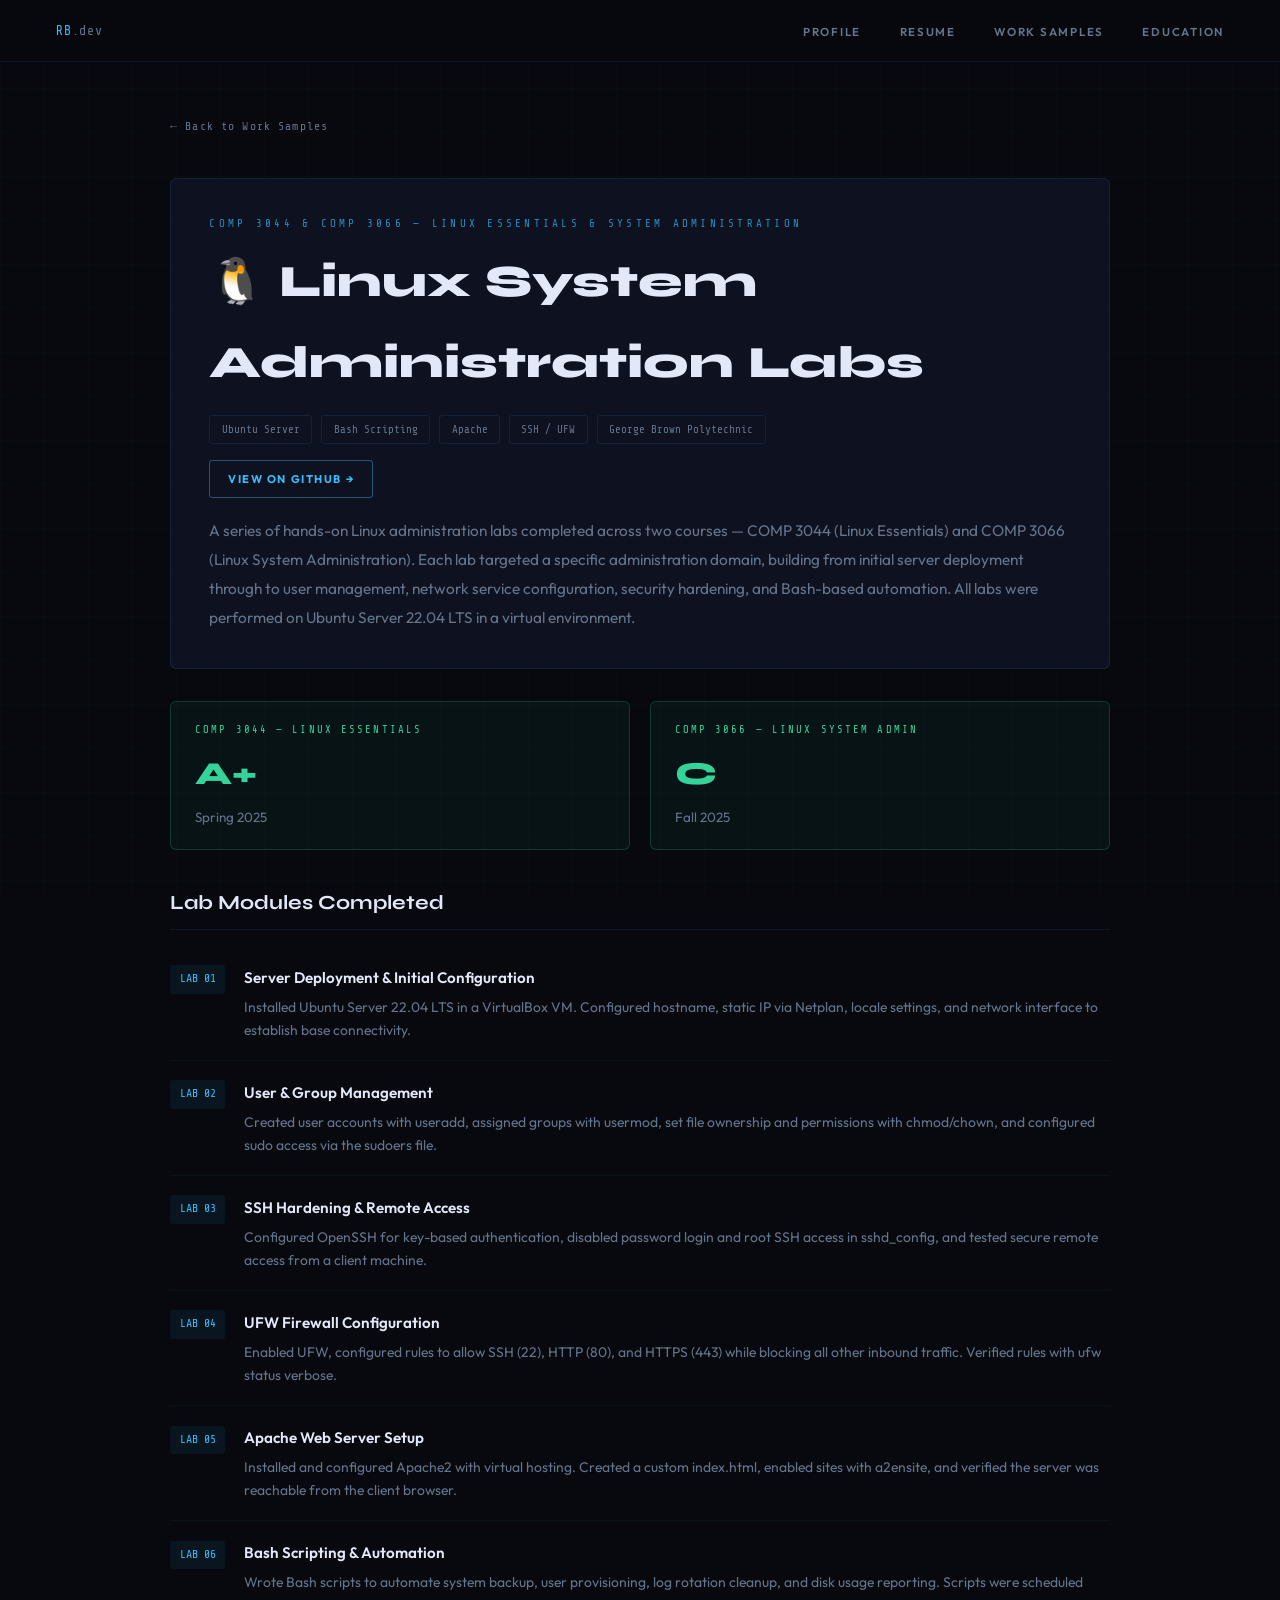
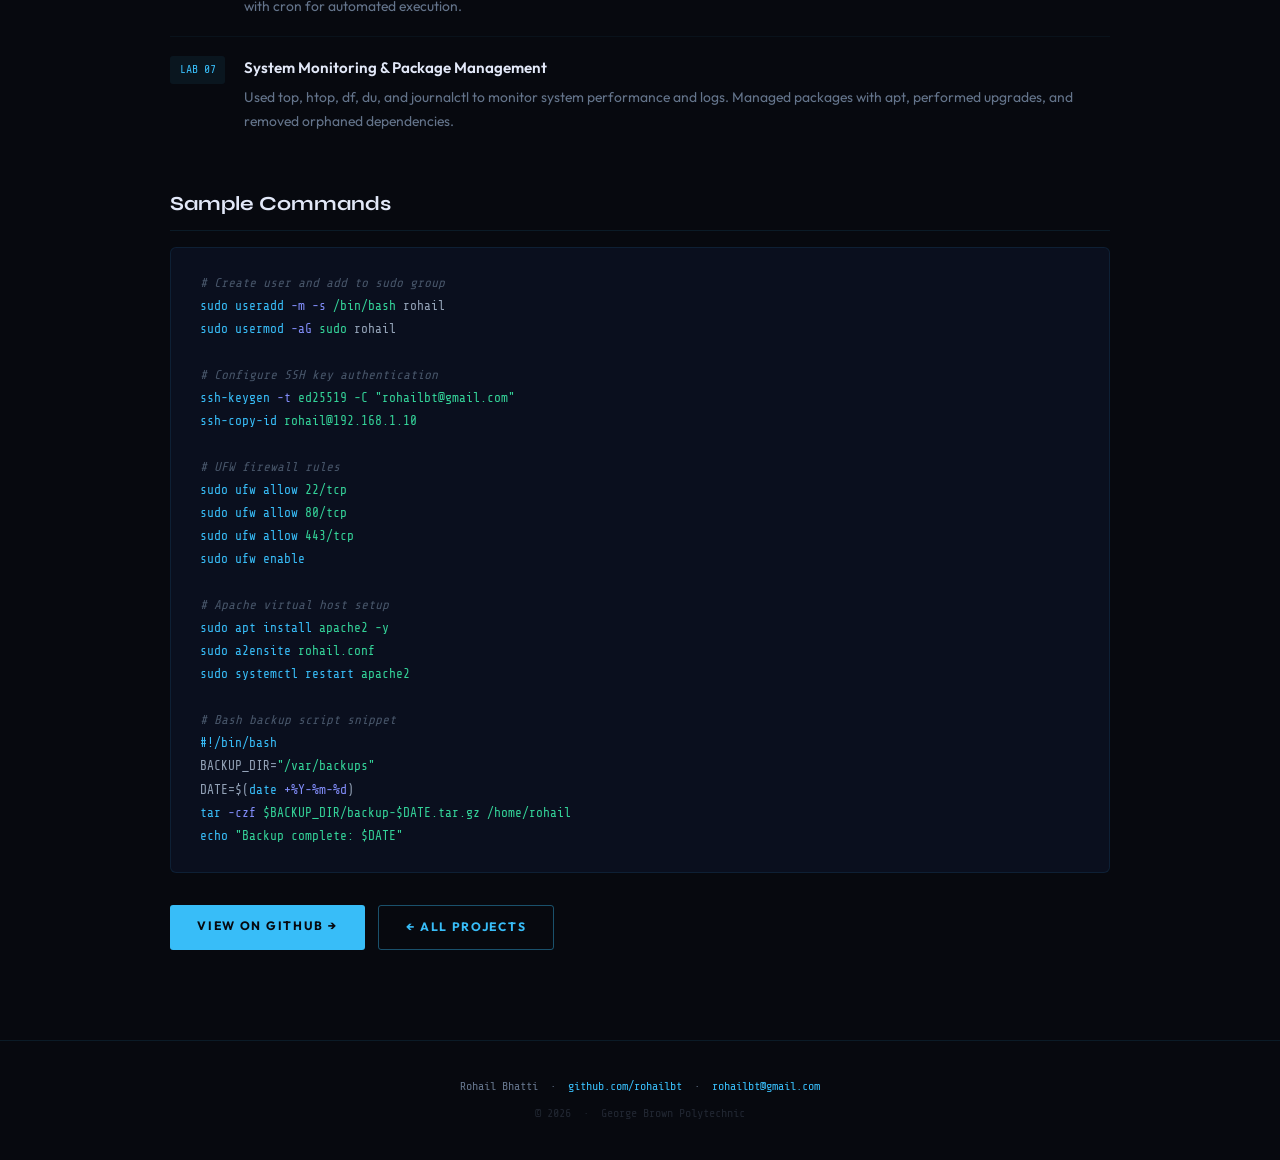
<file: linux-project.html>
<!DOCTYPE html>
<html lang="en">
<head>
  <meta charset="UTF-8" />
  <meta name="viewport" content="width=device-width, initial-scale=1.0" />
  <title>Linux Admin Labs | Rohail Bhatti</title>
  <link rel="stylesheet" href="style.css" />
  <style>
    .proj-hero { background:var(--bg2); border:1px solid var(--border); border-radius:6px; padding:2.2rem 2.4rem; margin-bottom:2rem; }
    .proj-hero-top { display:flex; align-items:flex-start; justify-content:space-between; flex-wrap:wrap; gap:1rem; margin-bottom:1.2rem; }
    .proj-title { font-family:var(--display); font-size:clamp(1.8rem,4vw,2.8rem); font-weight:800; color:var(--text); }
    .proj-meta { display:flex; flex-wrap:wrap; gap:.6rem; margin-top:.7rem; }
    .meta-chip { font-family:var(--mono); font-size:.68rem; padding:.25rem .7rem; border:1px solid var(--border); border-radius:3px; color:var(--muted); }
    .proj-desc-full { font-size:.96rem; color:var(--muted); line-height:1.88; }
    .section-sub { font-family:var(--display); font-size:1.25rem; font-weight:700; color:var(--text); margin:2.2rem 0 1rem; padding-bottom:.5rem; border-bottom:1px solid var(--border); }
    .lab-list { list-style:none; }
    .lab-item { display:grid; grid-template-columns:auto 1fr; gap:1rem 1.2rem; padding:1.1rem 0; border-bottom:1px solid rgba(56,189,248,.05); align-items:flex-start; }
    .lab-item:last-child { border-bottom:none; }
    .lab-num { font-family:var(--mono); font-size:.72rem; color:var(--accent); background:rgba(56,189,248,.07); padding:.25rem .6rem; border-radius:3px; margin-top:.1rem; }
    .lab-name { font-weight:600; color:var(--text); font-size:.95rem; margin-bottom:.3rem; }
    .lab-desc { font-size:.87rem; color:var(--muted); line-height:1.68; }
    pre {
      background:#0a0f1e; border:1px solid var(--border); border-radius:6px;
      padding:1.5rem 1.8rem; overflow-x:auto; font-family:var(--mono);
      font-size:.8rem; line-height:1.8; color:#94a3b8; margin-bottom:1.2rem;
    }
    .cmd  { color:#38bdf8; }
    .flag { color:#818cf8; }
    .arg  { color:#34d399; }
    .cm   { color:#475569; font-style:italic; }
    .two-col { display:grid; grid-template-columns:1fr 1fr; gap:1.2rem; }
    .grade-box { background:rgba(52,211,153,.05); border:1px solid rgba(52,211,153,.2); border-radius:6px; padding:1.2rem 1.5rem; }
    .grade-label { font-family:var(--mono); font-size:.66rem; letter-spacing:.2em; text-transform:uppercase; color:var(--green); margin-bottom:.3rem; }
    .grade-val { font-family:var(--display); font-size:2rem; font-weight:800; color:var(--green); }
    .grade-course { font-size:.84rem; color:var(--muted); margin-top:.2rem; }
    .btn-row { display:flex; gap:.85rem; flex-wrap:wrap; margin-top:2rem; }
    @media(max-width:700px){.two-col{grid-template-columns:1fr}}
  </style>
</head>
<body>
  <nav>
    <a href="index.html" class="nav-logo">RB<span>.dev</span></a>
    <ul class="nav-links">
      <li><a href="index.html#profile">Profile</a></li>
      <li><a href="index.html#skills">Resume</a></li>
      <li><a href="index.html#work">Work Samples</a></li>
      <li><a href="index.html#education">Education</a></li>
    </ul>
  </nav>

  <div class="page-wrap">
    <a href="index.html#work" class="back-link">← Back to Work Samples</a>

    <div class="proj-hero">
      <div class="proj-hero-top">
        <div>
          <p class="eyebrow">COMP 3044 &amp; COMP 3066 — Linux Essentials &amp; System Administration</p>
          <h1 class="proj-title">🐧 Linux System Administration Labs</h1>
          <div class="proj-meta">
            <span class="meta-chip">Ubuntu Server</span>
            <span class="meta-chip">Bash Scripting</span>
            <span class="meta-chip">Apache</span>
            <span class="meta-chip">SSH / UFW</span>
            <span class="meta-chip">George Brown Polytechnic</span>
          </div>
        </div>
        <a href="https://github.com/rohailbt" target="_blank" class="btn btn-ghost btn-sm">View on GitHub →</a>
      </div>
      <p class="proj-desc-full">
        A series of hands-on Linux administration labs completed across two courses — COMP 3044 (Linux Essentials)
        and COMP 3066 (Linux System Administration). Each lab targeted a specific administration domain, building
        from initial server deployment through to user management, network service configuration, security hardening,
        and Bash-based automation. All labs were performed on Ubuntu Server 22.04 LTS in a virtual environment.
      </p>
    </div>

    <div class="two-col" style="margin-bottom:2rem;">
      <div class="grade-box">
        <p class="grade-label">COMP 3044 — Linux Essentials</p>
        <p class="grade-val">A+</p>
        <p class="grade-course">Spring 2025</p>
      </div>
      <div class="grade-box">
        <p class="grade-label">COMP 3066 — Linux System Admin</p>
        <p class="grade-val">C</p>
        <p class="grade-course">Fall 2025</p>
      </div>
    </div>

    <h2 class="section-sub">Lab Modules Completed</h2>
    <ul class="lab-list">
      <li class="lab-item">
        <span class="lab-num">LAB 01</span>
        <div>
          <p class="lab-name">Server Deployment &amp; Initial Configuration</p>
          <p class="lab-desc">Installed Ubuntu Server 22.04 LTS in a VirtualBox VM. Configured hostname, static IP via Netplan, locale settings, and network interface to establish base connectivity.</p>
        </div>
      </li>
      <li class="lab-item">
        <span class="lab-num">LAB 02</span>
        <div>
          <p class="lab-name">User &amp; Group Management</p>
          <p class="lab-desc">Created user accounts with useradd, assigned groups with usermod, set file ownership and permissions with chmod/chown, and configured sudo access via the sudoers file.</p>
        </div>
      </li>
      <li class="lab-item">
        <span class="lab-num">LAB 03</span>
        <div>
          <p class="lab-name">SSH Hardening &amp; Remote Access</p>
          <p class="lab-desc">Configured OpenSSH for key-based authentication, disabled password login and root SSH access in sshd_config, and tested secure remote access from a client machine.</p>
        </div>
      </li>
      <li class="lab-item">
        <span class="lab-num">LAB 04</span>
        <div>
          <p class="lab-name">UFW Firewall Configuration</p>
          <p class="lab-desc">Enabled UFW, configured rules to allow SSH (22), HTTP (80), and HTTPS (443) while blocking all other inbound traffic. Verified rules with ufw status verbose.</p>
        </div>
      </li>
      <li class="lab-item">
        <span class="lab-num">LAB 05</span>
        <div>
          <p class="lab-name">Apache Web Server Setup</p>
          <p class="lab-desc">Installed and configured Apache2 with virtual hosting. Created a custom index.html, enabled sites with a2ensite, and verified the server was reachable from the client browser.</p>
        </div>
      </li>
      <li class="lab-item">
        <span class="lab-num">LAB 06</span>
        <div>
          <p class="lab-name">Bash Scripting &amp; Automation</p>
          <p class="lab-desc">Wrote Bash scripts to automate system backup, user provisioning, log rotation cleanup, and disk usage reporting. Scripts were scheduled with cron for automated execution.</p>
        </div>
      </li>
      <li class="lab-item">
        <span class="lab-num">LAB 07</span>
        <div>
          <p class="lab-name">System Monitoring &amp; Package Management</p>
          <p class="lab-desc">Used top, htop, df, du, and journalctl to monitor system performance and logs. Managed packages with apt, performed upgrades, and removed orphaned dependencies.</p>
        </div>
      </li>
    </ul>

    <h2 class="section-sub">Sample Commands</h2>
    <pre><span class="cm"># Create user and add to sudo group</span>
<span class="cmd">sudo useradd</span> <span class="flag">-m -s</span> <span class="arg">/bin/bash</span> rohail
<span class="cmd">sudo usermod</span> <span class="flag">-aG</span> <span class="arg">sudo</span> rohail

<span class="cm"># Configure SSH key authentication</span>
<span class="cmd">ssh-keygen</span> <span class="flag">-t</span> <span class="arg">ed25519 -C "rohailbt@gmail.com"</span>
<span class="cmd">ssh-copy-id</span> <span class="arg">rohail@192.168.1.10</span>

<span class="cm"># UFW firewall rules</span>
<span class="cmd">sudo ufw allow</span> <span class="arg">22/tcp</span>
<span class="cmd">sudo ufw allow</span> <span class="arg">80/tcp</span>
<span class="cmd">sudo ufw allow</span> <span class="arg">443/tcp</span>
<span class="cmd">sudo ufw enable</span>

<span class="cm"># Apache virtual host setup</span>
<span class="cmd">sudo apt install</span> <span class="arg">apache2 -y</span>
<span class="cmd">sudo a2ensite</span> <span class="arg">rohail.conf</span>
<span class="cmd">sudo systemctl restart</span> <span class="arg">apache2</span>

<span class="cm"># Bash backup script snippet</span>
<span class="cmd">#!/bin/bash</span>
BACKUP_DIR=<span class="arg">"/var/backups"</span>
DATE=$(<span class="cmd">date</span> <span class="flag">+%Y-%m-%d</span>)
<span class="cmd">tar</span> <span class="flag">-czf</span> <span class="arg">$BACKUP_DIR/backup-$DATE.tar.gz /home/rohail</span>
<span class="cmd">echo</span> <span class="arg">"Backup complete: $DATE"</span></pre>

    <div class="btn-row">
      <a href="https://github.com/rohailbt" target="_blank" class="btn">View on GitHub →</a>
      <a href="index.html#work" class="btn btn-ghost">← All Projects</a>
    </div>
  </div>

  <footer>
    <p>Rohail Bhatti &nbsp;·&nbsp; <a href="https://github.com/rohailbt" target="_blank">github.com/rohailbt</a> &nbsp;·&nbsp; <a href="mailto:rohailbt@gmail.com">rohailbt@gmail.com</a></p>
    <p class="sub">© 2026 &nbsp;·&nbsp; George Brown Polytechnic</p>
  </footer>
</body>
</html>
</file>
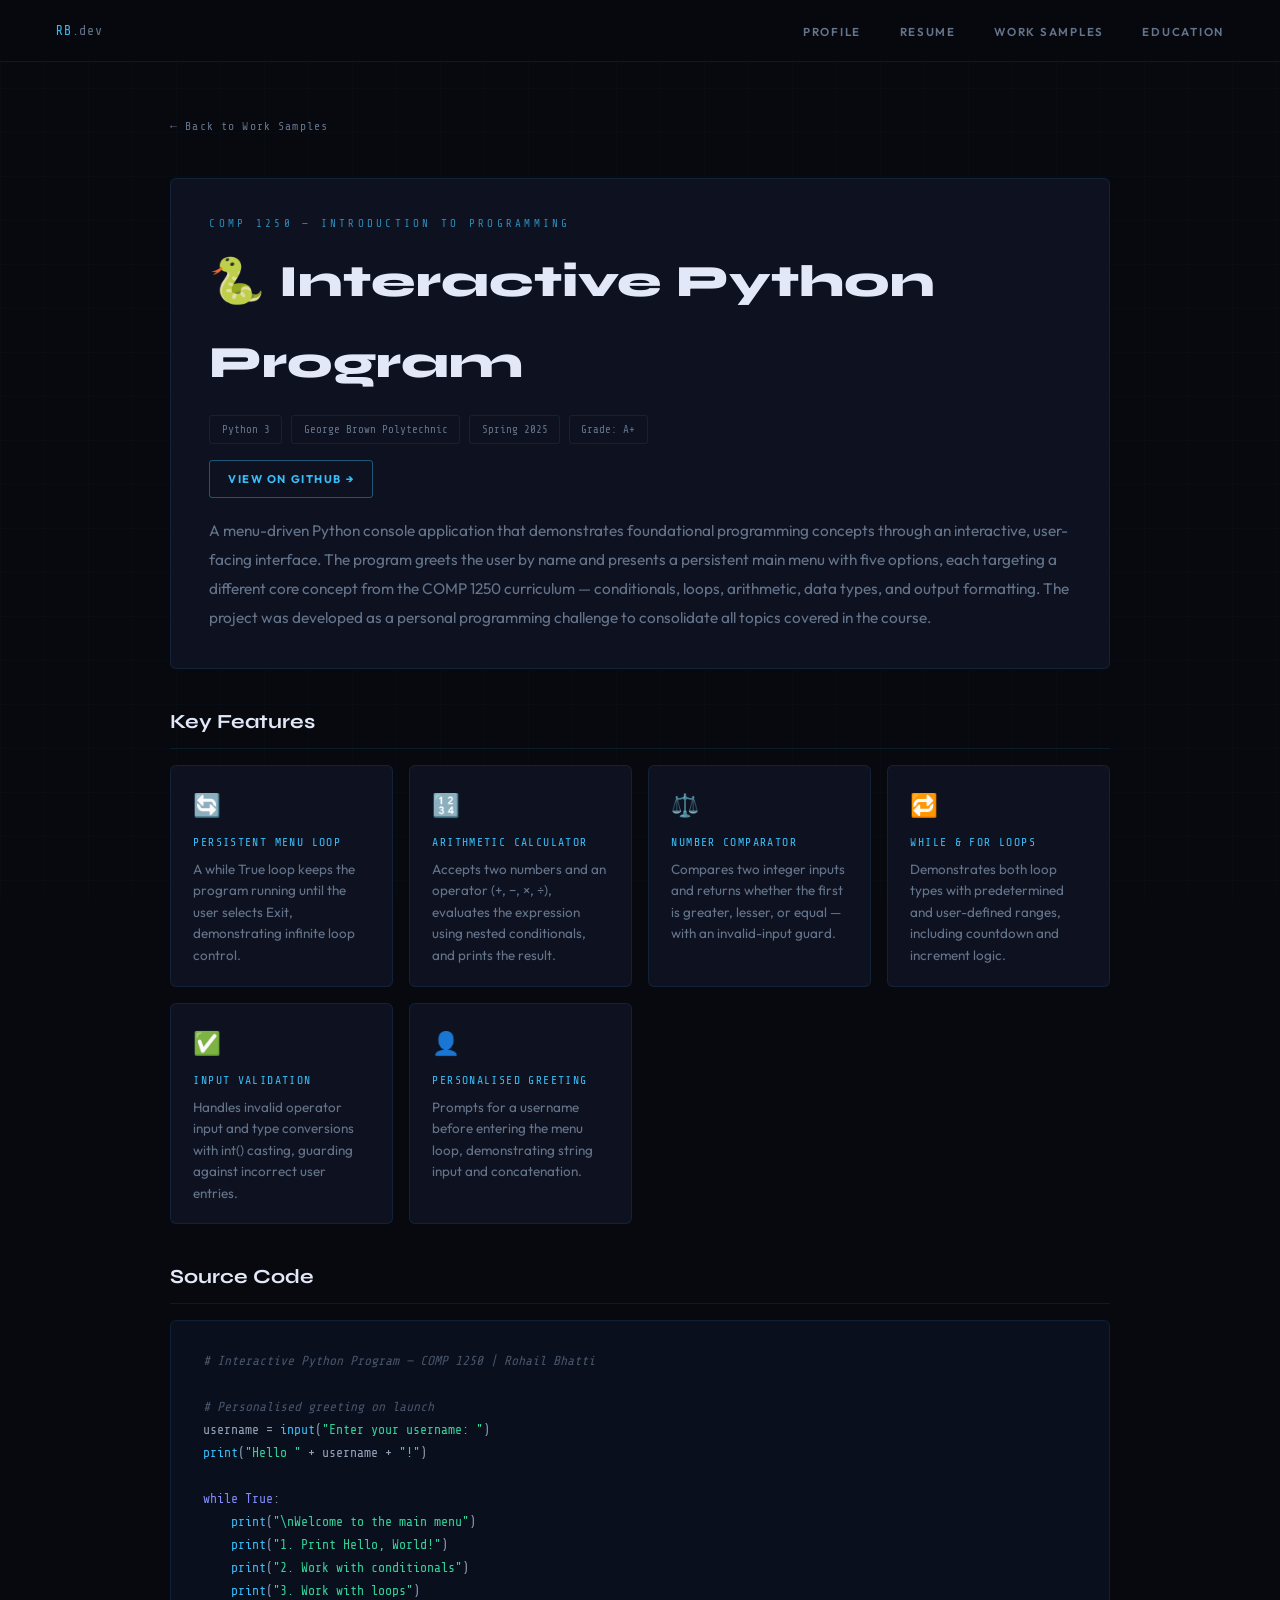
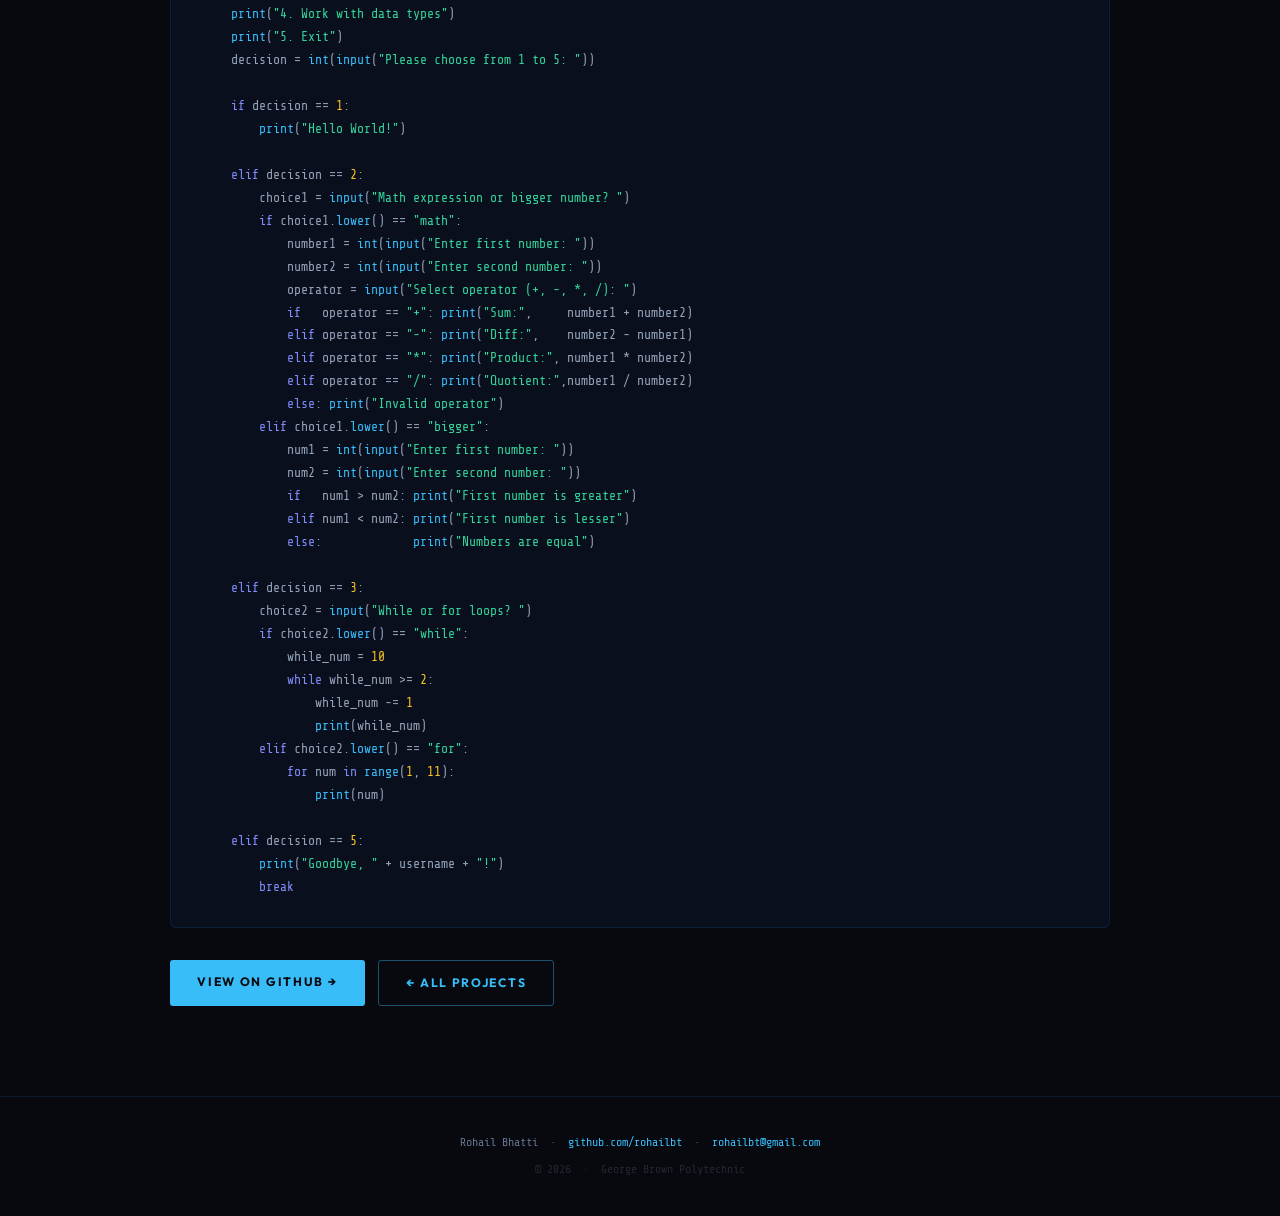
<file: python-project.html>
<!DOCTYPE html>
<html lang="en">
<head>
  <meta charset="UTF-8" />
  <meta name="viewport" content="width=device-width, initial-scale=1.0" />
  <title>Python Project | Rohail Bhatti</title>
  <link rel="stylesheet" href="style.css" />
  <style>
    .proj-hero { background:var(--bg2); border:1px solid var(--border); border-radius:6px; padding:2.2rem 2.4rem; margin-bottom:2rem; }
    .proj-hero-top { display:flex; align-items:flex-start; justify-content:space-between; flex-wrap:wrap; gap:1rem; margin-bottom:1.2rem; }
    .proj-title { font-family:var(--display); font-size:clamp(1.8rem,4vw,2.8rem); font-weight:800; color:var(--text); }
    .proj-meta { display:flex; flex-wrap:wrap; gap:.6rem; margin-top:.7rem; }
    .meta-chip { font-family:var(--mono); font-size:.68rem; padding:.25rem .7rem; border:1px solid var(--border); border-radius:3px; color:var(--muted); }
    .proj-desc-full { font-size:.96rem; color:var(--muted); line-height:1.88; }
    .section-sub { font-family:var(--display); font-size:1.25rem; font-weight:700; color:var(--text); margin:2.2rem 0 1rem; padding-bottom:.5rem; border-bottom:1px solid var(--border); }
    .feature-grid { display:grid; grid-template-columns:repeat(auto-fit,minmax(220px,1fr)); gap:1rem; margin-bottom:1.8rem; }
    .feature-item { background:var(--bg2); border:1px solid var(--border); border-radius:6px; padding:1.2rem 1.4rem; }
    .feature-icon { font-size:1.4rem; margin-bottom:.5rem; }
    .feature-name { font-family:var(--mono); font-size:.72rem; letter-spacing:.12em; text-transform:uppercase; color:var(--accent); margin-bottom:.3rem; }
    .feature-desc { font-size:.84rem; color:var(--muted); line-height:1.6; }
    pre {
      background: #0a0f1e; border:1px solid var(--border); border-radius:6px;
      padding:1.8rem 2rem; overflow-x:auto; font-family:var(--mono);
      font-size:.82rem; line-height:1.75; color:#94a3b8;
      margin-bottom:1.5rem;
    }
    .kw  { color:#818cf8; }
    .fn  { color:#38bdf8; }
    .str { color:#34d399; }
    .cm  { color:#475569; font-style:italic; }
    .num { color:#fbbf24; }
    .btn-row { display:flex; gap:.85rem; flex-wrap:wrap; margin-top:2rem; }
  </style>
</head>
<body>
  <nav>
    <a href="index.html" class="nav-logo">RB<span>.dev</span></a>
    <ul class="nav-links">
      <li><a href="index.html#profile">Profile</a></li>
      <li><a href="index.html#skills">Resume</a></li>
      <li><a href="index.html#work">Work Samples</a></li>
      <li><a href="index.html#education">Education</a></li>
    </ul>
  </nav>

  <div class="page-wrap">
    <a href="index.html#work" class="back-link">← Back to Work Samples</a>

    <div class="proj-hero">
      <div class="proj-hero-top">
        <div>
          <p class="eyebrow">COMP 1250 — Introduction to Programming</p>
          <h1 class="proj-title">🐍 Interactive Python Program</h1>
          <div class="proj-meta">
            <span class="meta-chip">Python 3</span>
            <span class="meta-chip">George Brown Polytechnic</span>
            <span class="meta-chip">Spring 2025</span>
            <span class="meta-chip">Grade: A+</span>
          </div>
        </div>
        <a href="https://github.com/rohailbt" target="_blank" class="btn btn-ghost btn-sm">View on GitHub →</a>
      </div>
      <p class="proj-desc-full">
        A menu-driven Python console application that demonstrates foundational programming concepts through 
        an interactive, user-facing interface. The program greets the user by name and presents a persistent 
        main menu with five options, each targeting a different core concept from the COMP 1250 curriculum — 
        conditionals, loops, arithmetic, data types, and output formatting. The project was developed as a 
        personal programming challenge to consolidate all topics covered in the course.
      </p>
    </div>

    <h2 class="section-sub">Key Features</h2>
    <div class="feature-grid">
      <div class="feature-item">
        <div class="feature-icon">🔄</div>
        <p class="feature-name">Persistent Menu Loop</p>
        <p class="feature-desc">A while True loop keeps the program running until the user selects Exit, demonstrating infinite loop control.</p>
      </div>
      <div class="feature-item">
        <div class="feature-icon">🔢</div>
        <p class="feature-name">Arithmetic Calculator</p>
        <p class="feature-desc">Accepts two numbers and an operator (+, −, ×, ÷), evaluates the expression using nested conditionals, and prints the result.</p>
      </div>
      <div class="feature-item">
        <div class="feature-icon">⚖️</div>
        <p class="feature-name">Number Comparator</p>
        <p class="feature-desc">Compares two integer inputs and returns whether the first is greater, lesser, or equal — with an invalid-input guard.</p>
      </div>
      <div class="feature-item">
        <div class="feature-icon">🔁</div>
        <p class="feature-name">While &amp; For Loops</p>
        <p class="feature-desc">Demonstrates both loop types with predetermined and user-defined ranges, including countdown and increment logic.</p>
      </div>
      <div class="feature-item">
        <div class="feature-icon">✅</div>
        <p class="feature-name">Input Validation</p>
        <p class="feature-desc">Handles invalid operator input and type conversions with int() casting, guarding against incorrect user entries.</p>
      </div>
      <div class="feature-item">
        <div class="feature-icon">👤</div>
        <p class="feature-name">Personalised Greeting</p>
        <p class="feature-desc">Prompts for a username before entering the menu loop, demonstrating string input and concatenation.</p>
      </div>
    </div>

    <h2 class="section-sub">Source Code</h2>
    <pre><span class="cm"># Interactive Python Program — COMP 1250 | Rohail Bhatti</span>

<span class="cm"># Personalised greeting on launch</span>
username = <span class="fn">input</span>(<span class="str">"Enter your username: "</span>)
<span class="fn">print</span>(<span class="str">"Hello "</span> + username + <span class="str">"!"</span>)

<span class="kw">while</span> <span class="kw">True</span>:
    <span class="fn">print</span>(<span class="str">"\nWelcome to the main menu"</span>)
    <span class="fn">print</span>(<span class="str">"1. Print Hello, World!"</span>)
    <span class="fn">print</span>(<span class="str">"2. Work with conditionals"</span>)
    <span class="fn">print</span>(<span class="str">"3. Work with loops"</span>)
    <span class="fn">print</span>(<span class="str">"4. Work with data types"</span>)
    <span class="fn">print</span>(<span class="str">"5. Exit"</span>)
    decision = <span class="fn">int</span>(<span class="fn">input</span>(<span class="str">"Please choose from 1 to 5: "</span>))

    <span class="kw">if</span> decision == <span class="num">1</span>:
        <span class="fn">print</span>(<span class="str">"Hello World!"</span>)

    <span class="kw">elif</span> decision == <span class="num">2</span>:
        choice1 = <span class="fn">input</span>(<span class="str">"Math expression or bigger number? "</span>)
        <span class="kw">if</span> choice1.<span class="fn">lower</span>() == <span class="str">"math"</span>:
            number1 = <span class="fn">int</span>(<span class="fn">input</span>(<span class="str">"Enter first number: "</span>))
            number2 = <span class="fn">int</span>(<span class="fn">input</span>(<span class="str">"Enter second number: "</span>))
            operator = <span class="fn">input</span>(<span class="str">"Select operator (+, -, *, /): "</span>)
            <span class="kw">if</span>   operator == <span class="str">"+"</span>: <span class="fn">print</span>(<span class="str">"Sum:"</span>,     number1 + number2)
            <span class="kw">elif</span> operator == <span class="str">"-"</span>: <span class="fn">print</span>(<span class="str">"Diff:"</span>,    number2 - number1)
            <span class="kw">elif</span> operator == <span class="str">"*"</span>: <span class="fn">print</span>(<span class="str">"Product:"</span>, number1 * number2)
            <span class="kw">elif</span> operator == <span class="str">"/"</span>: <span class="fn">print</span>(<span class="str">"Quotient:"</span>,number1 / number2)
            <span class="kw">else</span>: <span class="fn">print</span>(<span class="str">"Invalid operator"</span>)
        <span class="kw">elif</span> choice1.<span class="fn">lower</span>() == <span class="str">"bigger"</span>:
            num1 = <span class="fn">int</span>(<span class="fn">input</span>(<span class="str">"Enter first number: "</span>))
            num2 = <span class="fn">int</span>(<span class="fn">input</span>(<span class="str">"Enter second number: "</span>))
            <span class="kw">if</span>   num1 > num2: <span class="fn">print</span>(<span class="str">"First number is greater"</span>)
            <span class="kw">elif</span> num1 < num2: <span class="fn">print</span>(<span class="str">"First number is lesser"</span>)
            <span class="kw">else</span>:             <span class="fn">print</span>(<span class="str">"Numbers are equal"</span>)

    <span class="kw">elif</span> decision == <span class="num">3</span>:
        choice2 = <span class="fn">input</span>(<span class="str">"While or for loops? "</span>)
        <span class="kw">if</span> choice2.<span class="fn">lower</span>() == <span class="str">"while"</span>:
            while_num = <span class="num">10</span>
            <span class="kw">while</span> while_num >= <span class="num">2</span>:
                while_num -= <span class="num">1</span>
                <span class="fn">print</span>(while_num)
        <span class="kw">elif</span> choice2.<span class="fn">lower</span>() == <span class="str">"for"</span>:
            <span class="kw">for</span> num <span class="kw">in</span> <span class="fn">range</span>(<span class="num">1</span>, <span class="num">11</span>):
                <span class="fn">print</span>(num)

    <span class="kw">elif</span> decision == <span class="num">5</span>:
        <span class="fn">print</span>(<span class="str">"Goodbye, "</span> + username + <span class="str">"!"</span>)
        <span class="kw">break</span></pre>

    <div class="btn-row">
      <a href="https://github.com/rohailbt" target="_blank" class="btn">View on GitHub →</a>
      <a href="index.html#work" class="btn btn-ghost">← All Projects</a>
    </div>
  </div>

  <footer>
    <p>Rohail Bhatti &nbsp;·&nbsp; <a href="https://github.com/rohailbt" target="_blank">github.com/rohailbt</a> &nbsp;·&nbsp; <a href="mailto:rohailbt@gmail.com">rohailbt@gmail.com</a></p>
    <p class="sub">© 2026 &nbsp;·&nbsp; George Brown Polytechnic</p>
  </footer>
  <script>
    const obs = new IntersectionObserver(entries => { entries.forEach(e => { if(e.isIntersecting){e.target.classList.add('visible');obs.unobserve(e.target);} }); },{threshold:0.1});
    document.querySelectorAll('.reveal').forEach(el => obs.observe(el));
  </script>
</body>
</html>
</file>
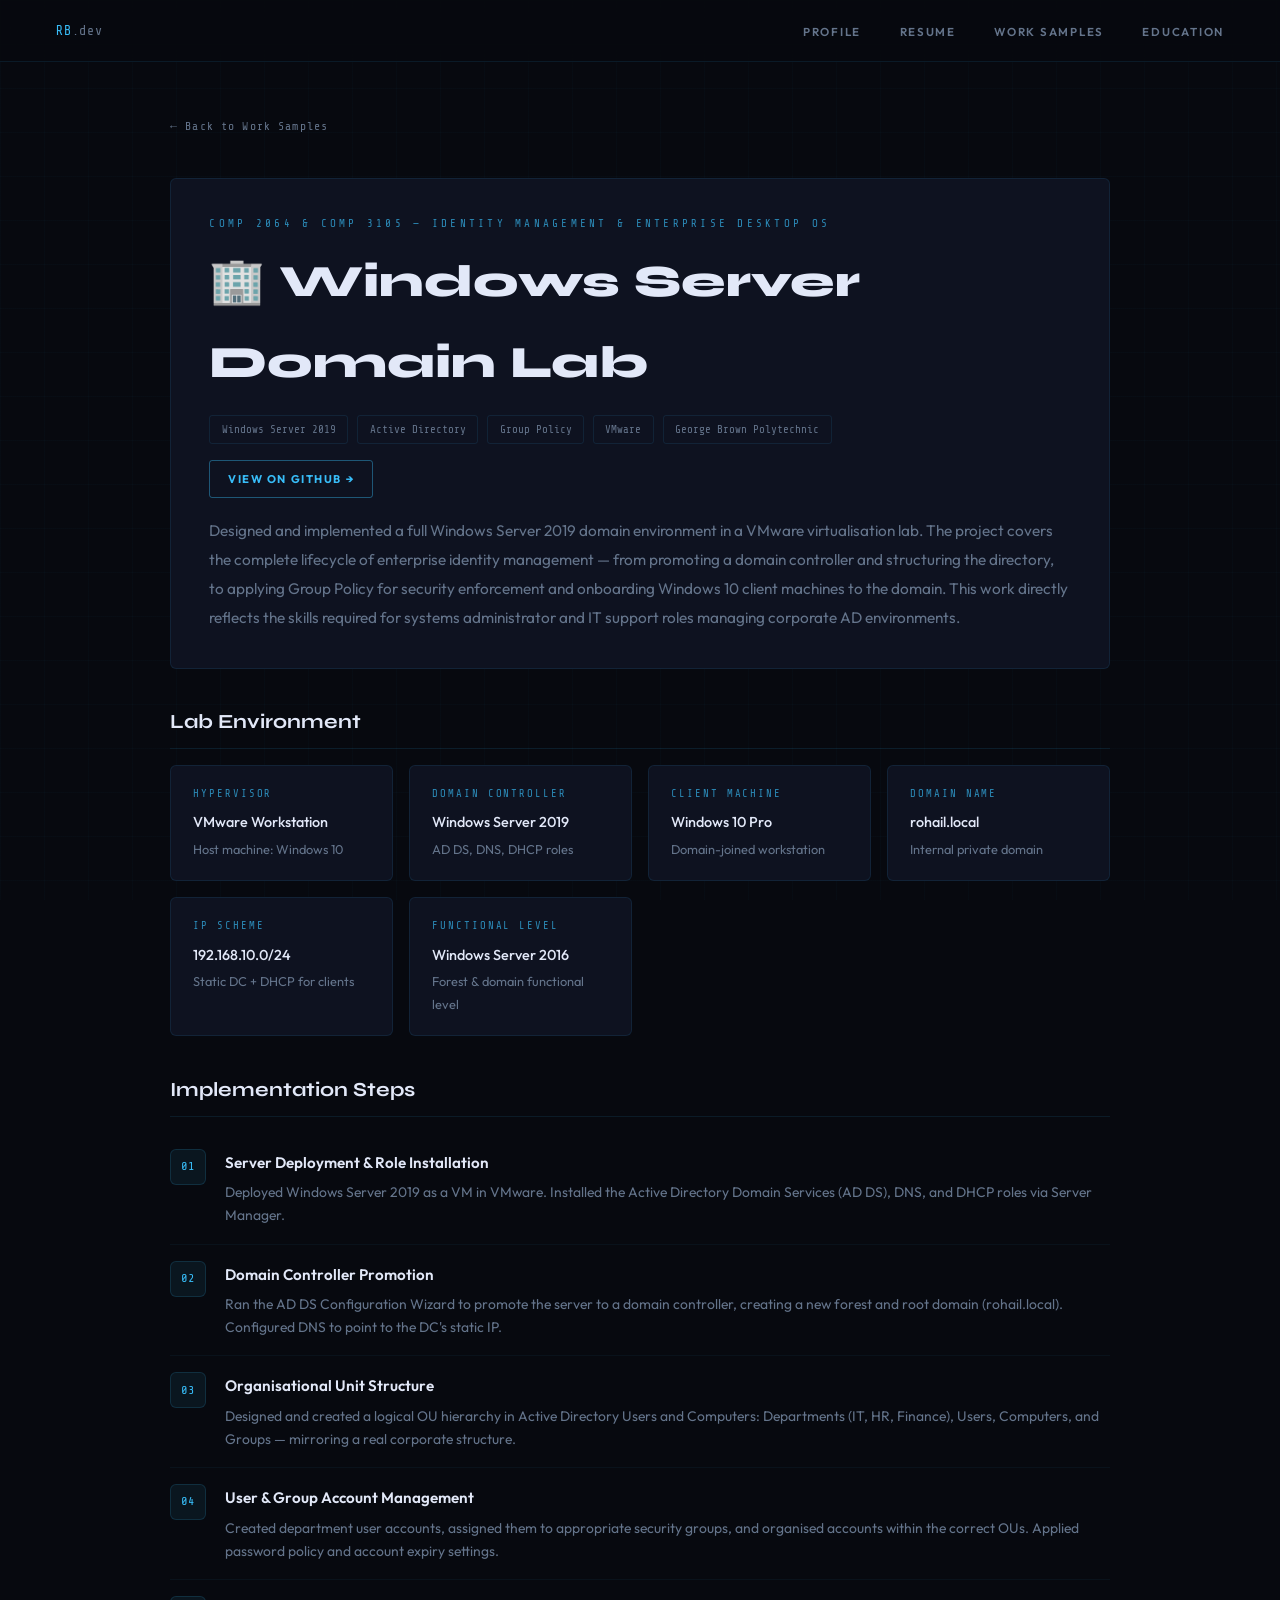
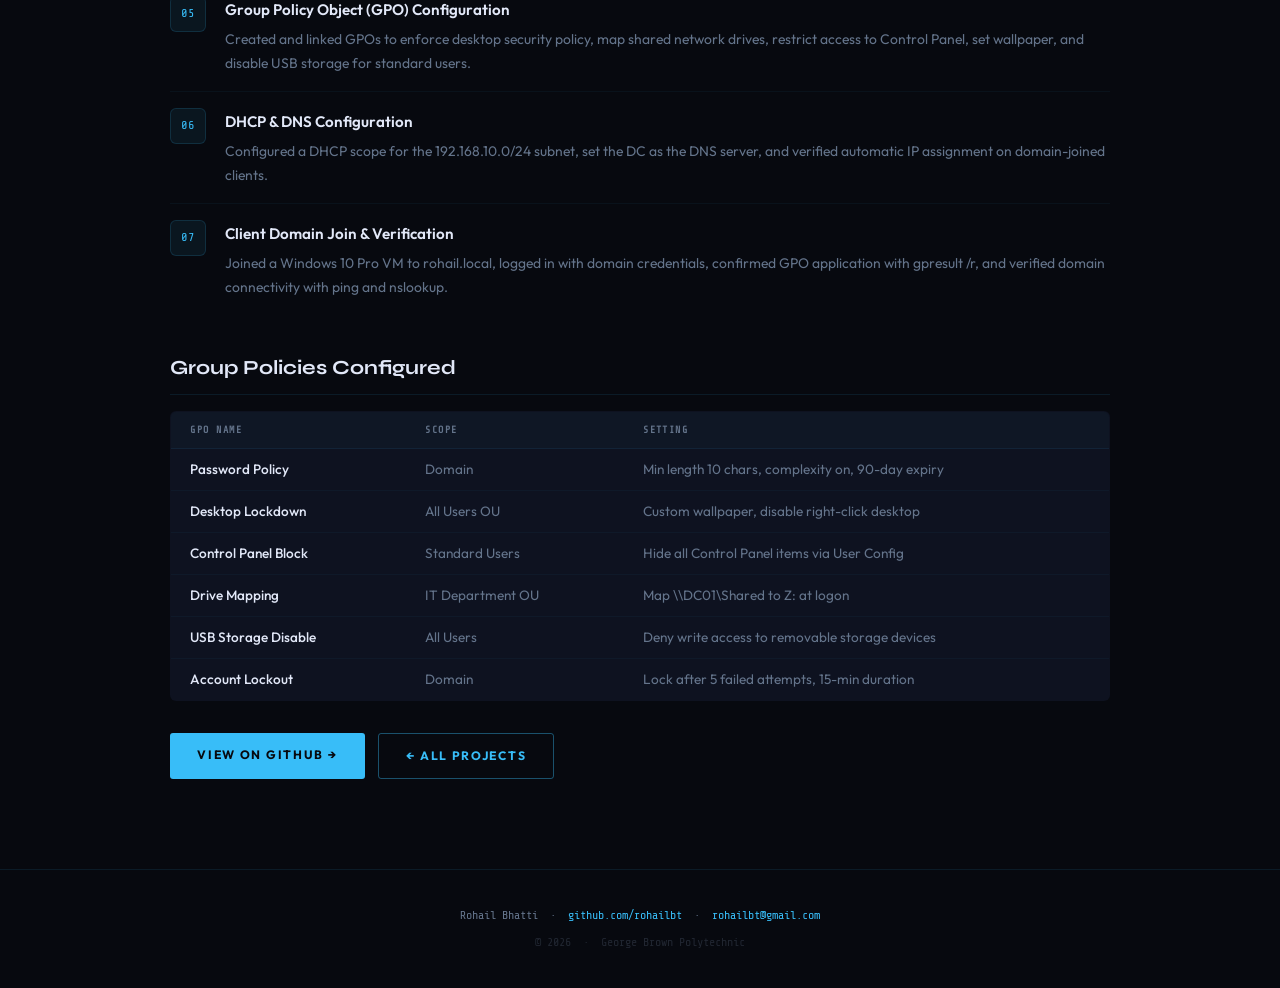
<file: windows-project.html>
<!DOCTYPE html>
<html lang="en">
<head>
  <meta charset="UTF-8" />
  <meta name="viewport" content="width=device-width, initial-scale=1.0" />
  <title>Windows Server Domain Lab | Rohail Bhatti</title>
  <link rel="stylesheet" href="style.css" />
  <style>
    .proj-hero { background:var(--bg2); border:1px solid var(--border); border-radius:6px; padding:2.2rem 2.4rem; margin-bottom:2rem; }
    .proj-hero-top { display:flex; align-items:flex-start; justify-content:space-between; flex-wrap:wrap; gap:1rem; margin-bottom:1.2rem; }
    .proj-title { font-family:var(--display); font-size:clamp(1.8rem,4vw,2.8rem); font-weight:800; color:var(--text); }
    .proj-meta { display:flex; flex-wrap:wrap; gap:.6rem; margin-top:.7rem; }
    .meta-chip { font-family:var(--mono); font-size:.68rem; padding:.25rem .7rem; border:1px solid var(--border); border-radius:3px; color:var(--muted); }
    .proj-desc-full { font-size:.96rem; color:var(--muted); line-height:1.88; }
    .section-sub { font-family:var(--display); font-size:1.25rem; font-weight:700; color:var(--text); margin:2.2rem 0 1rem; padding-bottom:.5rem; border-bottom:1px solid var(--border); }
    .steps-list { list-style:none; counter-reset:step; }
    .steps-list li { counter-increment:step; display:grid; grid-template-columns:auto 1fr; gap:1rem 1.2rem; padding:1rem 0; border-bottom:1px solid rgba(56,189,248,.05); }
    .steps-list li:last-child { border-bottom:none; }
    .step-num-box { background:rgba(56,189,248,.07); border:1px solid rgba(56,189,248,.15); border-radius:6px; width:36px; height:36px; display:flex; align-items:center; justify-content:center; font-family:var(--mono); font-size:.76rem; color:var(--accent); flex-shrink:0; }
    .step-title { font-weight:600; color:var(--text); font-size:.95rem; margin-bottom:.3rem; }
    .step-desc { font-size:.87rem; color:var(--muted); line-height:1.68; }
    .env-grid { display:grid; grid-template-columns:repeat(auto-fit,minmax(200px,1fr)); gap:1rem; margin-bottom:1.8rem; }
    .env-card { background:var(--bg2); border:1px solid var(--border); border-radius:6px; padding:1.2rem 1.4rem; }
    .env-label { font-family:var(--mono); font-size:.66rem; letter-spacing:.18em; text-transform:uppercase; color:var(--accent); opacity:.7; margin-bottom:.4rem; }
    .env-val { font-size:.9rem; color:var(--text); font-weight:500; }
    .env-sub { font-size:.8rem; color:var(--muted); margin-top:.1rem; }
    .gpo-table { width:100%; border-collapse:collapse; background:var(--bg2); border:1px solid var(--border); border-radius:6px; overflow:hidden; margin-bottom:1.5rem; }
    .gpo-table th { font-family:var(--mono); font-size:.62rem; letter-spacing:.15em; text-transform:uppercase; color:var(--muted); text-align:left; padding:.55rem 1.2rem; border-bottom:1px solid var(--border); background:rgba(56,189,248,.025); }
    .gpo-table td { padding:.52rem 1.2rem; font-size:.85rem; color:var(--muted); border-bottom:1px solid rgba(56,189,248,.04); }
    .gpo-table tr:last-child td { border-bottom:none; }
    .gpo-table td:first-child { color:var(--text); font-weight:500; }
    .btn-row { display:flex; gap:.85rem; flex-wrap:wrap; margin-top:2rem; }
  </style>
</head>
<body>
  <nav>
    <a href="index.html" class="nav-logo">RB<span>.dev</span></a>
    <ul class="nav-links">
      <li><a href="index.html#profile">Profile</a></li>
      <li><a href="index.html#skills">Resume</a></li>
      <li><a href="index.html#work">Work Samples</a></li>
      <li><a href="index.html#education">Education</a></li>
    </ul>
  </nav>

  <div class="page-wrap">
    <a href="index.html#work" class="back-link">← Back to Work Samples</a>

    <div class="proj-hero">
      <div class="proj-hero-top">
        <div>
          <p class="eyebrow">COMP 2064 &amp; COMP 3105 — Identity Management &amp; Enterprise Desktop OS</p>
          <h1 class="proj-title">🏢 Windows Server Domain Lab</h1>
          <div class="proj-meta">
            <span class="meta-chip">Windows Server 2019</span>
            <span class="meta-chip">Active Directory</span>
            <span class="meta-chip">Group Policy</span>
            <span class="meta-chip">VMware</span>
            <span class="meta-chip">George Brown Polytechnic</span>
          </div>
        </div>
        <a href="https://github.com/rohailbt" target="_blank" class="btn btn-ghost btn-sm">View on GitHub →</a>
      </div>
      <p class="proj-desc-full">
        Designed and implemented a full Windows Server 2019 domain environment in a VMware virtualisation lab.
        The project covers the complete lifecycle of enterprise identity management — from promoting a domain
        controller and structuring the directory, to applying Group Policy for security enforcement and
        onboarding Windows 10 client machines to the domain. This work directly reflects the skills required
        for systems administrator and IT support roles managing corporate AD environments.
      </p>
    </div>

    <h2 class="section-sub">Lab Environment</h2>
    <div class="env-grid">
      <div class="env-card">
        <p class="env-label">Hypervisor</p>
        <p class="env-val">VMware Workstation</p>
        <p class="env-sub">Host machine: Windows 10</p>
      </div>
      <div class="env-card">
        <p class="env-label">Domain Controller</p>
        <p class="env-val">Windows Server 2019</p>
        <p class="env-sub">AD DS, DNS, DHCP roles</p>
      </div>
      <div class="env-card">
        <p class="env-label">Client Machine</p>
        <p class="env-val">Windows 10 Pro</p>
        <p class="env-sub">Domain-joined workstation</p>
      </div>
      <div class="env-card">
        <p class="env-label">Domain Name</p>
        <p class="env-val">rohail.local</p>
        <p class="env-sub">Internal private domain</p>
      </div>
      <div class="env-card">
        <p class="env-label">IP Scheme</p>
        <p class="env-val">192.168.10.0/24</p>
        <p class="env-sub">Static DC + DHCP for clients</p>
      </div>
      <div class="env-card">
        <p class="env-label">Functional Level</p>
        <p class="env-val">Windows Server 2016</p>
        <p class="env-sub">Forest &amp; domain functional level</p>
      </div>
    </div>

    <h2 class="section-sub">Implementation Steps</h2>
    <ol class="steps-list">
      <li>
        <span class="step-num-box">01</span>
        <div>
          <p class="step-title">Server Deployment &amp; Role Installation</p>
          <p class="step-desc">Deployed Windows Server 2019 as a VM in VMware. Installed the Active Directory Domain Services (AD DS), DNS, and DHCP roles via Server Manager.</p>
        </div>
      </li>
      <li>
        <span class="step-num-box">02</span>
        <div>
          <p class="step-title">Domain Controller Promotion</p>
          <p class="step-desc">Ran the AD DS Configuration Wizard to promote the server to a domain controller, creating a new forest and root domain (rohail.local). Configured DNS to point to the DC's static IP.</p>
        </div>
      </li>
      <li>
        <span class="step-num-box">03</span>
        <div>
          <p class="step-title">Organisational Unit Structure</p>
          <p class="step-desc">Designed and created a logical OU hierarchy in Active Directory Users and Computers: Departments (IT, HR, Finance), Users, Computers, and Groups — mirroring a real corporate structure.</p>
        </div>
      </li>
      <li>
        <span class="step-num-box">04</span>
        <div>
          <p class="step-title">User &amp; Group Account Management</p>
          <p class="step-desc">Created department user accounts, assigned them to appropriate security groups, and organised accounts within the correct OUs. Applied password policy and account expiry settings.</p>
        </div>
      </li>
      <li>
        <span class="step-num-box">05</span>
        <div>
          <p class="step-title">Group Policy Object (GPO) Configuration</p>
          <p class="step-desc">Created and linked GPOs to enforce desktop security policy, map shared network drives, restrict access to Control Panel, set wallpaper, and disable USB storage for standard users.</p>
        </div>
      </li>
      <li>
        <span class="step-num-box">06</span>
        <div>
          <p class="step-title">DHCP &amp; DNS Configuration</p>
          <p class="step-desc">Configured a DHCP scope for the 192.168.10.0/24 subnet, set the DC as the DNS server, and verified automatic IP assignment on domain-joined clients.</p>
        </div>
      </li>
      <li>
        <span class="step-num-box">07</span>
        <div>
          <p class="step-title">Client Domain Join &amp; Verification</p>
          <p class="step-desc">Joined a Windows 10 Pro VM to rohail.local, logged in with domain credentials, confirmed GPO application with gpresult /r, and verified domain connectivity with ping and nslookup.</p>
        </div>
      </li>
    </ol>

    <h2 class="section-sub">Group Policies Configured</h2>
    <table class="gpo-table">
      <thead><tr><th>GPO Name</th><th>Scope</th><th>Setting</th></tr></thead>
      <tbody>
        <tr><td>Password Policy</td><td>Domain</td><td>Min length 10 chars, complexity on, 90-day expiry</td></tr>
        <tr><td>Desktop Lockdown</td><td>All Users OU</td><td>Custom wallpaper, disable right-click desktop</td></tr>
        <tr><td>Control Panel Block</td><td>Standard Users</td><td>Hide all Control Panel items via User Config</td></tr>
        <tr><td>Drive Mapping</td><td>IT Department OU</td><td>Map \\DC01\Shared to Z: at logon</td></tr>
        <tr><td>USB Storage Disable</td><td>All Users</td><td>Deny write access to removable storage devices</td></tr>
        <tr><td>Account Lockout</td><td>Domain</td><td>Lock after 5 failed attempts, 15-min duration</td></tr>
      </tbody>
    </table>

    <div class="btn-row">
      <a href="https://github.com/rohailbt" target="_blank" class="btn">View on GitHub →</a>
      <a href="index.html#work" class="btn btn-ghost">← All Projects</a>
    </div>
  </div>

  <footer>
    <p>Rohail Bhatti &nbsp;·&nbsp; <a href="https://github.com/rohailbt" target="_blank">github.com/rohailbt</a> &nbsp;·&nbsp; <a href="mailto:rohailbt@gmail.com">rohailbt@gmail.com</a></p>
    <p class="sub">© 2026 &nbsp;·&nbsp; George Brown Polytechnic</p>
  </footer>
</body>
</html>
</file>
<file: style.css>
/* ── SHARED PORTFOLIO STYLES ──────────────────────────── */
@import url('https://fonts.googleapis.com/css2?family=Share+Tech+Mono&family=Outfit:wght@300;400;500;600;700;800&family=Syne:wght@700;800&display=swap');

:root {
  --bg:      #07090f;
  --bg2:     #0e1220;
  --bg3:     #141926;
  --accent:  #38bdf8;
  --accent2: #818cf8;
  --gold:    #fbbf24;
  --green:   #34d399;
  --red:     #fb7185;
  --text:    #e2e8f8;
  --muted:   #64748b;
  --border:  rgba(56,189,248,0.10);
  --mono:    'Share Tech Mono', monospace;
  --body:    'Outfit', sans-serif;
  --display: 'Syne', sans-serif;
}

*, *::before, *::after { margin: 0; padding: 0; box-sizing: border-box; }
html { scroll-behavior: smooth; }

body {
  background: var(--bg);
  color: var(--text);
  font-family: var(--body);
  font-size: 1rem;
  line-height: 1.8;
  overflow-x: hidden;
}

body::before {
  content: '';
  position: fixed; inset: 0;
  background-image:
    linear-gradient(rgba(56,189,248,0.025) 1px, transparent 1px),
    linear-gradient(90deg, rgba(56,189,248,0.025) 1px, transparent 1px);
  background-size: 44px 44px;
  pointer-events: none; z-index: 0;
}

/* NAV */
nav {
  position: fixed; top: 0; left: 0; right: 0; z-index: 300;
  height: 62px;
  background: rgba(7,9,15,0.9);
  backdrop-filter: blur(18px);
  border-bottom: 1px solid var(--border);
  display: flex; align-items: center; justify-content: space-between;
  padding: 0 3.5rem;
}
.nav-logo { font-family: var(--mono); font-size: .82rem; color: var(--accent); letter-spacing: .06em; text-decoration: none; }
.nav-logo span { color: var(--muted); }
.nav-links { list-style: none; display: flex; gap: 2.4rem; }
.nav-links a {
  text-decoration: none; font-size: .72rem; font-weight: 600;
  letter-spacing: .15em; text-transform: uppercase;
  color: var(--muted); transition: color .2s; position: relative;
}
.nav-links a::after {
  content: ''; position: absolute; bottom: -4px; left: 0;
  width: 0; height: 1px; background: var(--accent); transition: width .3s;
}
.nav-links a:hover { color: var(--accent); }
.nav-links a:hover::after { width: 100%; }

/* SHARED LAYOUT */
.page-wrap {
  position: relative; z-index: 1;
  max-width: 1020px; margin: 0 auto;
  padding: 110px 2.5rem 90px;
}

.eyebrow {
  font-family: var(--mono); font-size: .68rem;
  letter-spacing: .3em; text-transform: uppercase;
  color: var(--accent); opacity: .7; margin-bottom: .55rem;
}
.s-heading {
  font-family: var(--display);
  font-size: clamp(2.2rem, 4.5vw, 3.4rem);
  font-weight: 800; line-height: .98; color: var(--text); margin-bottom: 2.6rem;
}
.rule {
  height: 1px;
  background: linear-gradient(90deg, var(--accent) 0%, transparent 60%);
  opacity: .18; margin-bottom: 2.6rem;
}

/* BUTTONS */
.btn {
  display: inline-block; padding: .68rem 1.7rem;
  background: var(--accent); color: var(--bg);
  font-weight: 700; font-size: .76rem; letter-spacing: .14em;
  text-transform: uppercase; text-decoration: none;
  border-radius: 3px; transition: all .22s;
}
.btn:hover { background: #fff; box-shadow: 0 10px 30px rgba(56,189,248,.28); transform: translateY(-2px); }
.btn-ghost {
  background: transparent;
  border: 1px solid rgba(56,189,248,.4); color: var(--accent);
}
.btn-ghost:hover { background: rgba(56,189,248,.08); color: var(--accent); }
.btn-sm { padding: .48rem 1.1rem; font-size: .7rem; }

/* CARDS */
.card {
  background: var(--bg2); border: 1px solid var(--border);
  border-radius: 6px; padding: 1.8rem;
  transition: border-color .3s, transform .3s, box-shadow .3s;
}
.card:hover { border-color: rgba(56,189,248,.28); transform: translateY(-3px); box-shadow: 0 12px 36px rgba(56,189,248,.07); }
.card-title {
  font-family: var(--mono); font-size: .72rem; letter-spacing: .22em;
  text-transform: uppercase; color: var(--accent);
  margin-bottom: .9rem; padding-bottom: .55rem; border-bottom: 1px solid var(--border);
}

/* FOOTER */
footer {
  position: relative; z-index: 1;
  border-top: 1px solid var(--border); text-align: center;
  padding: 2.2rem 2rem; font-family: var(--mono);
  font-size: .74rem; color: var(--muted);
}
footer a { color: var(--accent); text-decoration: none; }
footer .sub { margin-top: .35rem; opacity: .28; }

/* TAGS */
.tag-row { display: flex; flex-wrap: wrap; gap: .38rem; margin-top: .5rem; }
.ptag {
  font-family: var(--mono); font-size: .63rem; padding: .15rem .5rem;
  border: 1px solid rgba(56,189,248,.16); background: rgba(56,189,248,.04);
  color: var(--accent); border-radius: 3px;
}

/* BACK LINK */
.back-link {
  display: inline-flex; align-items: center; gap: .4rem;
  font-family: var(--mono); font-size: .72rem; letter-spacing: .1em;
  color: var(--muted); text-decoration: none; margin-bottom: 2.5rem;
  transition: color .2s;
}
.back-link:hover { color: var(--accent); }

/* REVEAL */
.reveal { opacity: 0; transform: translateY(22px); transition: opacity .6s ease, transform .6s ease; }
.reveal.visible { opacity: 1; transform: translateY(0); }
.d1{transition-delay:.10s}.d2{transition-delay:.20s}.d3{transition-delay:.30s}.d4{transition-delay:.42s}

@media(max-width:700px){
  nav{padding:0 1.2rem} .nav-links{gap:1.2rem} .nav-links a{font-size:.68rem}
  .page-wrap{padding:90px 1.3rem 60px}
}
</file>
